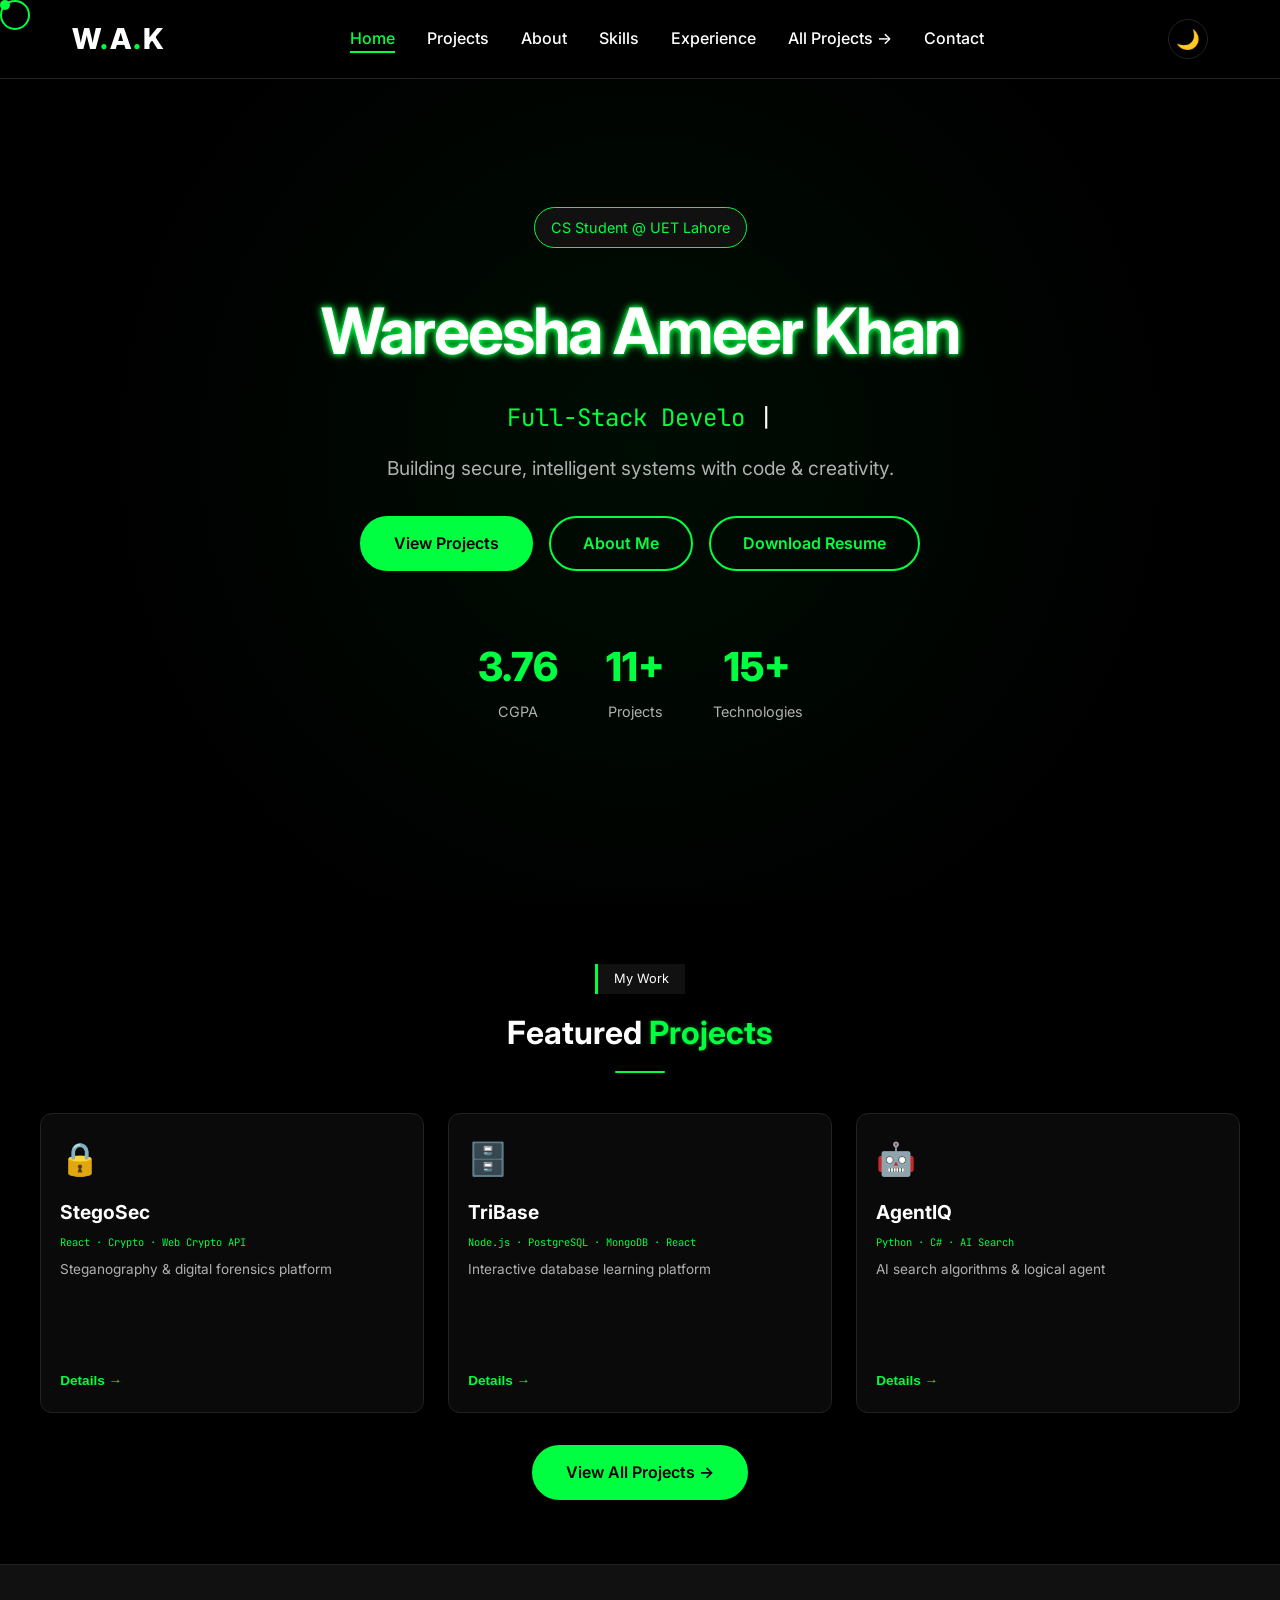
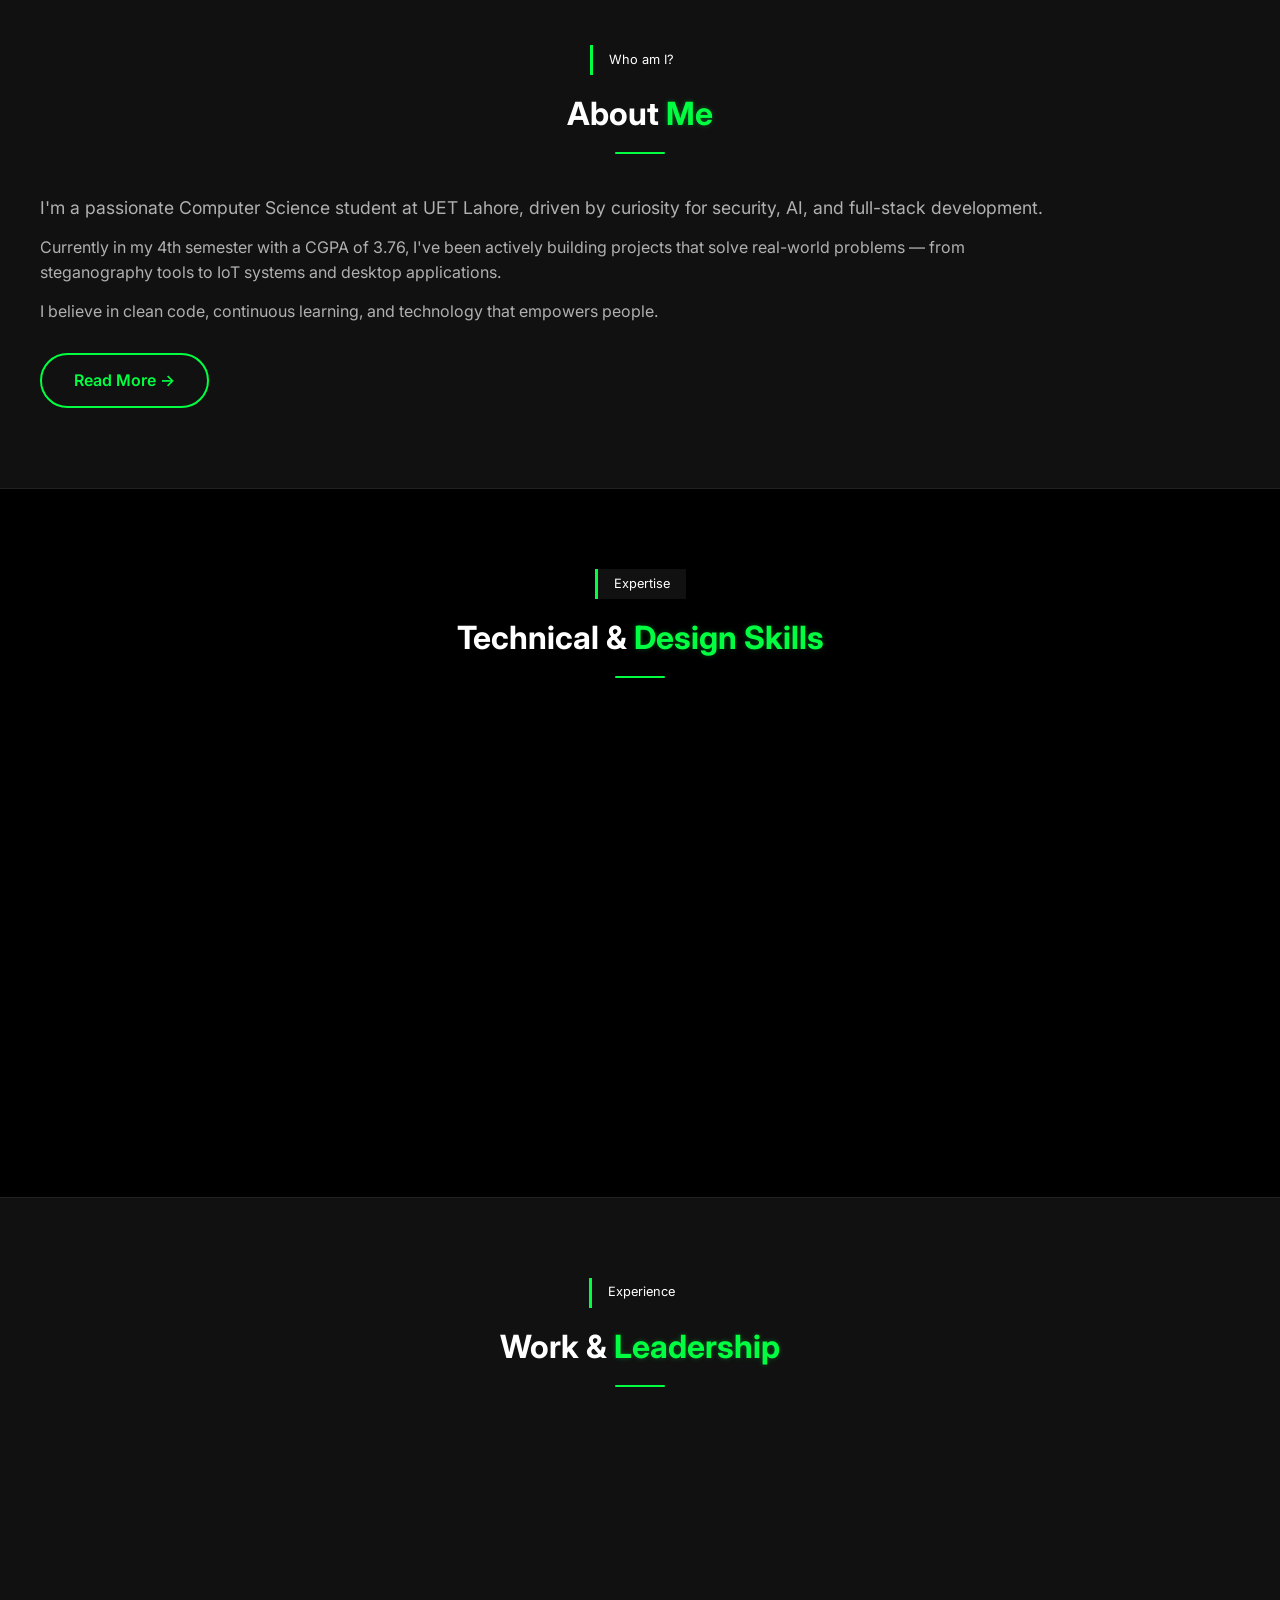
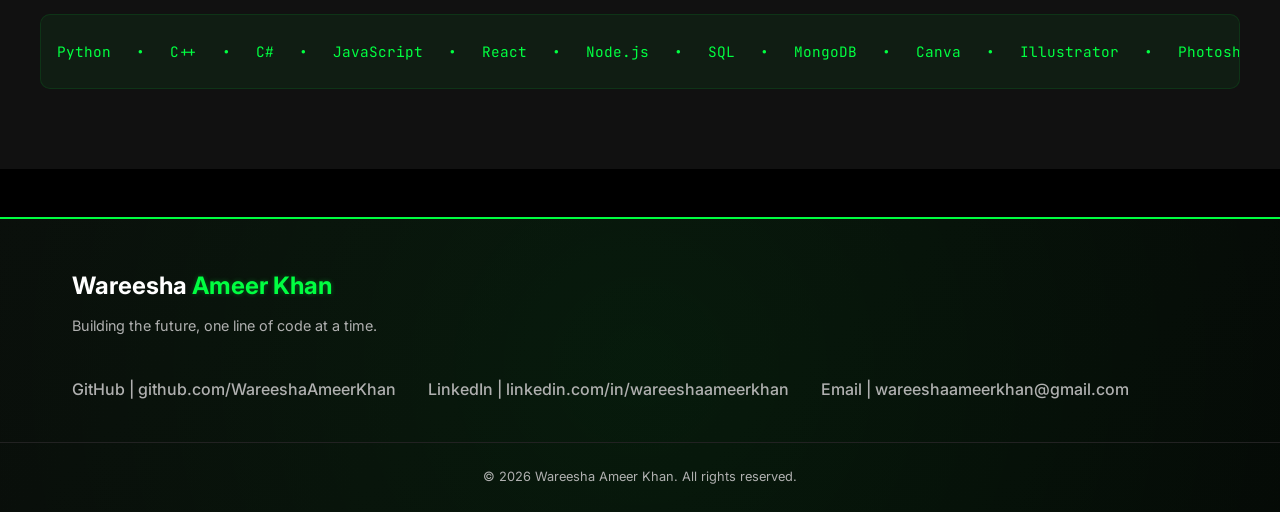
<file: index.html>
<!DOCTYPE html>
<html lang="en">
<head>
    <meta charset="UTF-8">
    <meta name="viewport" content="width=device-width, initial-scale=1.0">
    <title>Wareesha Ameer Khan | Portfolio</title>
    <link rel="stylesheet" href="css/style.css">
    <link href="https://fonts.googleapis.com/css2?family=Inter:wght@300;400;500;600;700;800&family=JetBrains+Mono:wght@400;500&display=swap" rel="stylesheet">
</head>
<body>
    <div class="cursor"></div>
    <div class="cursor-follower"></div>
    <div class="loading-bar"></div>

    <nav class="navbar">
        <div class="nav-container">
            <div class="logo">
                <a href="index.html">W<span class="neon-dot">.</span>A<span class="neon-dot">.</span>K</a>
            </div>
            <ul class="nav-links">
                <li><a href="#home" class="nav-link active">Home</a></li>
                <li><a href="#featured" class="nav-link">Projects</a></li>
                <li><a href="#about-preview" class="nav-link">About</a></li>
                <li><a href="#skills-preview" class="nav-link">Skills</a></li>
                <li><a href="#experience-preview" class="nav-link">Experience</a></li>
                <li><a href="projects.html" class="page-link">All Projects →</a></li>
                <li><a href="contact.html" class="page-link">Contact</a></li>
            </ul>
            <div class="nav-controls">
                <button class="theme-toggle" id="themeToggle">🌙</button>
                <div class="hamburger">
                    <span></span>
                    <span></span>
                    <span></span>
                </div>
            </div>
        </div>
    </nav>

    <!-- Hero Section -->
    <section id="home" class="hero">
        <div class="hero-content">
            <div class="hero-badge">CS Student @ UET Lahore</div>
            <h1 class="neon-name">Wareesha Ameer Khan</h1>
            <div class="typed-wrapper">
                <span class="typed-text"></span>
                <span class="cursor-blink">|</span>
            </div>
            <p class="hero-desc">Building secure, intelligent systems with code & creativity.</p>
            <div class="hero-buttons">
                <a href="#featured" class="btn btn-primary">View Projects</a>
                <a href="#about-preview" class="btn btn-outline">About Me</a>
                <a href="#" class="btn btn-download" id="downloadResumeBtn">
                    Download Resume
                </a>
            </div>
        </div>
        <div class="hero-stats">
            <div class="stat">
                <span class="stat-number">3.76</span>
                <span class="stat-label">CGPA</span>
            </div>
            <div class="stat">
                <span class="stat-number">11+</span>
                <span class="stat-label">Projects</span>
            </div>
            <div class="stat">
                <span class="stat-number">15+</span>
                <span class="stat-label">Technologies</span>
            </div>
        </div>
    </section>

    <!-- Featured Projects Preview -->
    <section id="featured" class="featured">
        <div class="container">
            <div class="section-header">
                <span class="section-tag">My Work</span>
                <h2>Featured <span class="neon-text">Projects</span></h2>
                <div class="underline"></div>
            </div>
            <div class="projects-grid" id="featuredGrid">
                <div class="project-card" data-project="stegosec">
                    <div class="card-inner">
                        <div class="card-front">
                            <div class="card-icon">🔒</div>
                            <h3>StegoSec</h3>
                            <p class="card-tech">React · Crypto · Web Crypto API</p>
                            <p class="card-desc">Steganography & digital forensics platform</p>
                            <button class="btn-details" data-project="stegosec">Details →</button>
                        </div>
                    </div>
                </div>
                <div class="project-card" data-project="tribase">
                    <div class="card-inner">
                        <div class="card-front">
                            <div class="card-icon">🗄️</div>
                            <h3>TriBase</h3>
                            <p class="card-tech">Node.js · PostgreSQL · MongoDB · React</p>
                            <p class="card-desc">Interactive database learning platform</p>
                            <button class="btn-details" data-project="tribase">Details →</button>
                        </div>
                    </div>
                </div>
                <div class="project-card" data-project="agentiq">
                    <div class="card-inner">
                        <div class="card-front">
                            <div class="card-icon">🤖</div>
                            <h3>AgentIQ</h3>
                            <p class="card-tech">Python · C# · AI Search</p>
                            <p class="card-desc">AI search algorithms & logical agent</p>
                            <button class="btn-details" data-project="agentiq">Details →</button>
                        </div>
                    </div>
                </div>
            </div>
            <div class="view-all">
                <a href="projects.html" class="btn btn-primary">View All Projects →</a>
            </div>
        </div>
    </section>

    <!-- About Preview -->
    <section id="about-preview" class="about-preview">
        <div class="container">
            <div class="section-header">
                <span class="section-tag">Who am I?</span>
                <h2>About <span class="neon-text">Me</span></h2>
                <div class="underline"></div>
            </div>
            <div class="about-preview-grid">
                <div class="about-preview-content">
                    <p class="about-intro-preview">I'm a passionate Computer Science student at UET Lahore, driven by curiosity for security, AI, and full-stack development.</p>
                    <p>Currently in my 4th semester with a CGPA of 3.76, I've been actively building projects that solve real-world problems — from steganography tools to IoT systems and desktop applications.</p>
                    <p>I believe in clean code, continuous learning, and technology that empowers people.</p>
                    <a href="about.html" class="btn btn-outline" style="margin-top: 1rem; display: inline-block;">Read More →</a>
                </div>
                <div class="about-preview-stats">
                    <div class="stat-circle">
                        <div class="circle-value">3.76</div>
                        <div class="circle-label">CGPA</div>
                    </div>
                    <div class="stat-circle">
                        <div class="circle-value">11+</div>
                        <div class="circle-label">Projects</div>
                    </div>
                </div>
            </div>
        </div>
    </section>

    <!-- Skills Preview -->
    <section id="skills-preview" class="skills-preview">
        <div class="container">
            <div class="section-header">
                <span class="section-tag">Expertise</span>
                <h2>Technical & <span class="neon-text">Design Skills</span></h2>
                <div class="underline"></div>
            </div>
            <div class="skills-showcase">
                <div class="skill-group">
                    <h3>💻 Languages</h3>
                    <div class="skill-pills">
                        <span>Python</span><span>C++</span><span>C#</span><span>JavaScript</span><span>SQL</span>
                    </div>
                </div>
                <div class="skill-group">
                    <h3>⚙️ Frameworks & Tools</h3>
                    <div class="skill-pills">
                        <span>React</span><span>Node.js</span><span>.NET</span><span>WinForms</span><span>Git</span>
                    </div>
                </div>
                <div class="skill-group">
                    <h3>🎨 Design</h3>
                    <div class="skill-pills">
                        <span>Canva</span><span>Adobe Illustrator</span><span>Adobe Photoshop</span>
                    </div>
                </div>
                <div class="skill-group">
                    <h3>🔐 Security Concepts</h3>
                    <div class="skill-pills">
                        <span>Cryptography</span><span>Steganography</span><span>REST APIs</span><span>IoT</span>
                    </div>
                </div>
            </div>
        </div>
    </section>

<!-- Experience Preview -->
    <section id="experience-preview" class="experience-preview">
        <div class="container">
            <div class="section-header">
                <span class="section-tag">Experience</span>
                <h2>Work & <span class="neon-text">Leadership</span></h2>
                <div class="underline"></div>
            </div>
            <div class="exp-preview-grid">
                <div class="exp-card">
                    <h3>Graphic Designer & Video Editor Intern</h3>
                    <p class="exp-company">BinAsghar Digital Marketing Agency</p>
                    <p>Designed social media content, print media, and branding materials for multiple brands.</p>
                </div>
                <div class="exp-card">
                    <h3>Lead - ACM UET Design Team</h3>
                    <p class="exp-company">ACM UET Student Chapter | May 2026 – Present</p>
                    <p>Leading design team for events and social media, ensuring brand consistency and quality.</p>
                </div>
            </div>
            
            <!-- Skills Marquee -->
            <div class="skills-marquee">
                <div class="marquee-content">
                    <span>Python</span> • <span>C++</span> • <span>C#</span> • <span>JavaScript</span> • <span>React</span> • 
                    <span>Node.js</span> • <span>SQL</span> • <span>MongoDB</span> • <span>Canva</span> • 
                    <span>Illustrator</span> • <span>Photoshop</span> • <span>Git</span>
                </div>
                <div class="marquee-content marquee-duplicate">
                    <span>Python</span> • <span>C++</span> • <span>C#</span> • <span>JavaScript</span> • <span>React</span> • 
                    <span>Node.js</span> • <span>SQL</span> • <span>MongoDB</span> • <span>Canva</span> • 
                    <span>Illustrator</span> • <span>Photoshop</span> • <span>Git</span>
                </div>
            </div>
        </div>
    </section>
    <!-- Footer -->
    <footer class="footer-neon">
        <div class="footer-neon-content">
            <div class="footer-brand">
                <h2>Wareesha <span class="neon-text">Ameer Khan</span></h2>
                <p>Building the future, one line of code at a time.</p>
            </div>
            <div class="footer-neon-links">
                <a href="https://github.com/WareeshaAmeerKhan" target="_blank" class="neon-link">GitHub | github.com/WareeshaAmeerKhan</a>
                <a href="https://www.linkedin.com/in/wareeshaameerkhan" target="_blank" class="neon-link">LinkedIn | linkedin.com/in/wareeshaameerkhan</a>
                <a href="mailto:wareeshaameerkhan@gmail.com" class="neon-link">Email | wareeshaameerkhan@gmail.com</a>
            </div>
        </div>
        <div class="footer-neon-bottom">
            <p>© 2026 Wareesha Ameer Khan. All rights reserved.</p>
        </div>
        <div class="footer-glow"></div>
    </footer>

    <!-- Modal -->
    <div class="modal" id="projectModal">
        <div class="modal-content">
            <span class="modal-close">&times;</span>
            <div class="modal-body">
                <h2 id="modalTitle">Project Title</h2>
                <div class="modal-tech" id="modalTech"></div>
                <p id="modalDesc"></p>
                <div class="modal-role" id="modalRole"></div>
                <a href="https://www.github.com/WareeshaAmeerKhan" id="modalLink" class="btn btn-primary" target="_blank">View on GitHub →</a>
            </div>
        </div>
    </div>

    <script src="js/main.js"></script>
    <script>
        // Download Resume functionality
        document.getElementById('downloadResumeBtn').addEventListener('click', function(e) {
            e.preventDefault();
            
            // Create a temporary link to trigger download
            const link = document.createElement('a');
            link.href = 'assets/WareeshaAmeerKhan-Resume.pdf';
            link.download = 'WareeshaAmeerKhan-Resume.pdf';
            document.body.appendChild(link);
            link.click();
            document.body.removeChild(link);
        });
    </script>
</body>
</html>
</file>
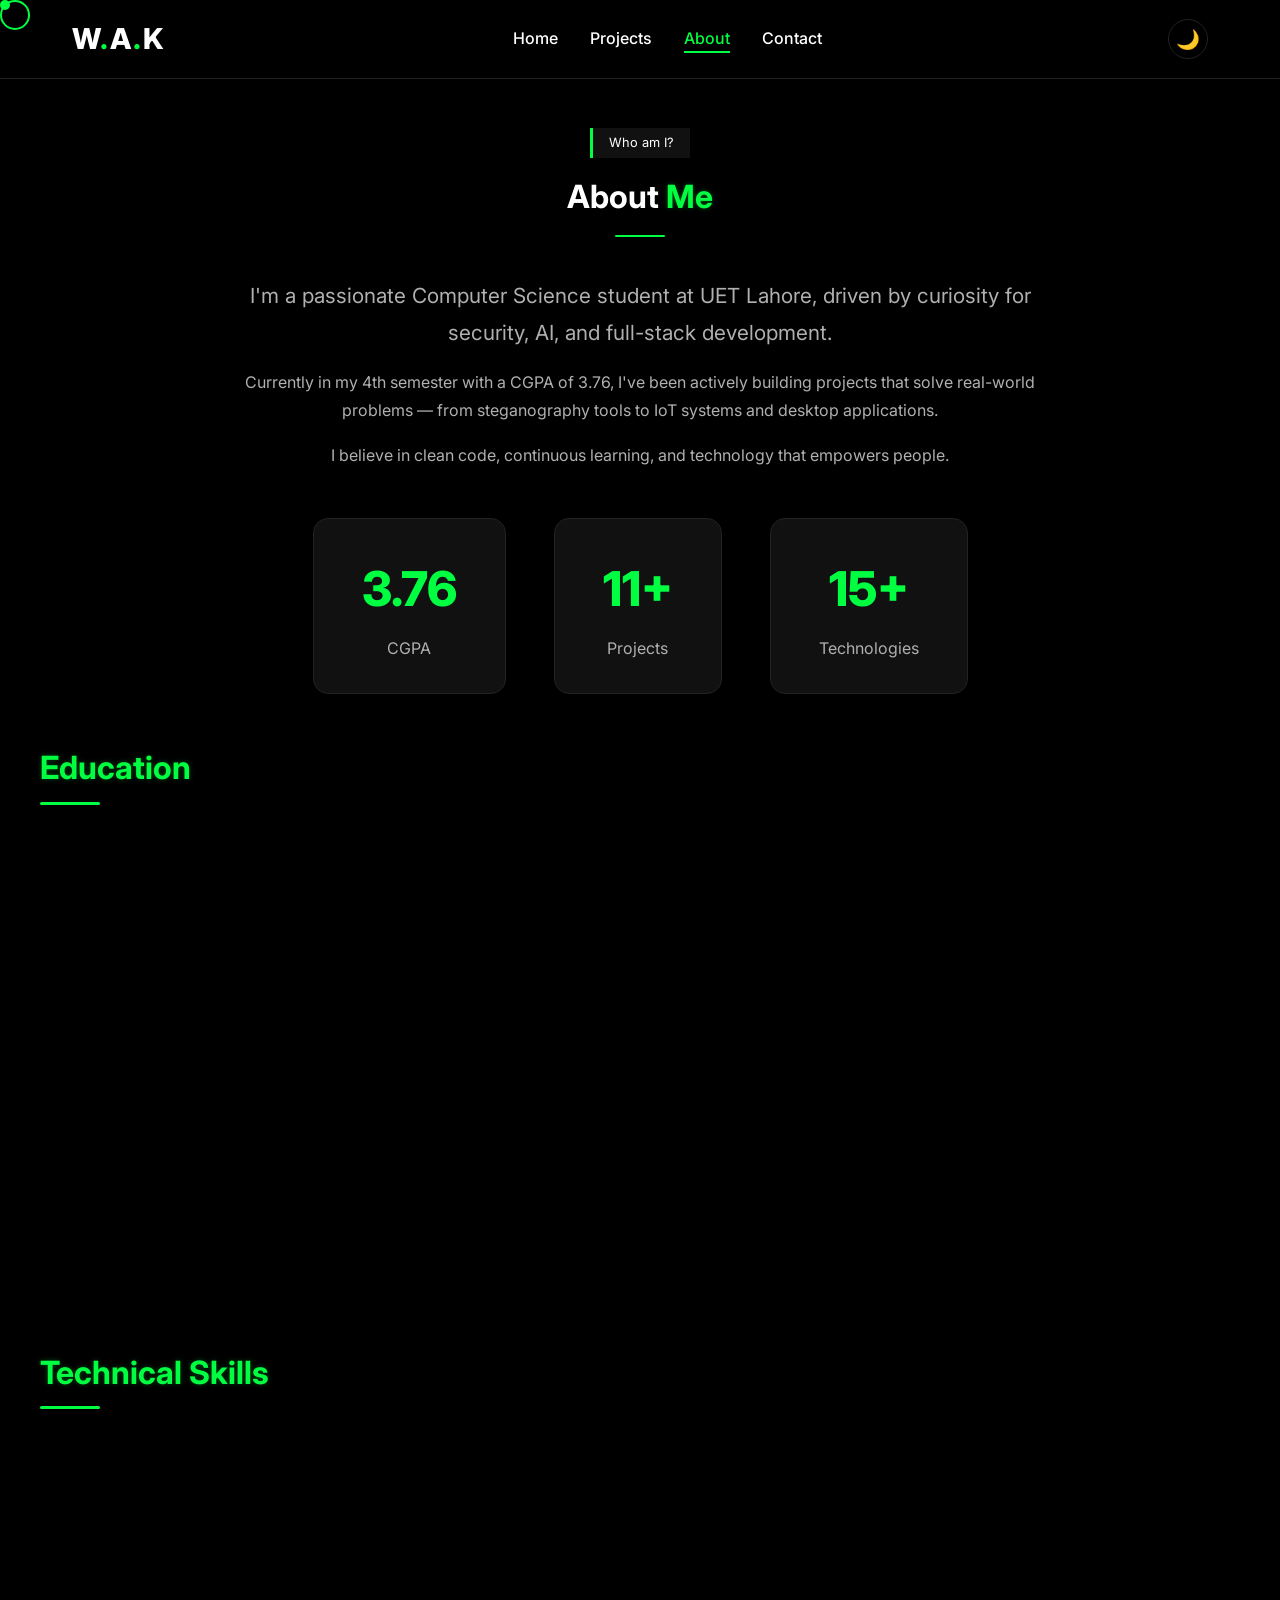
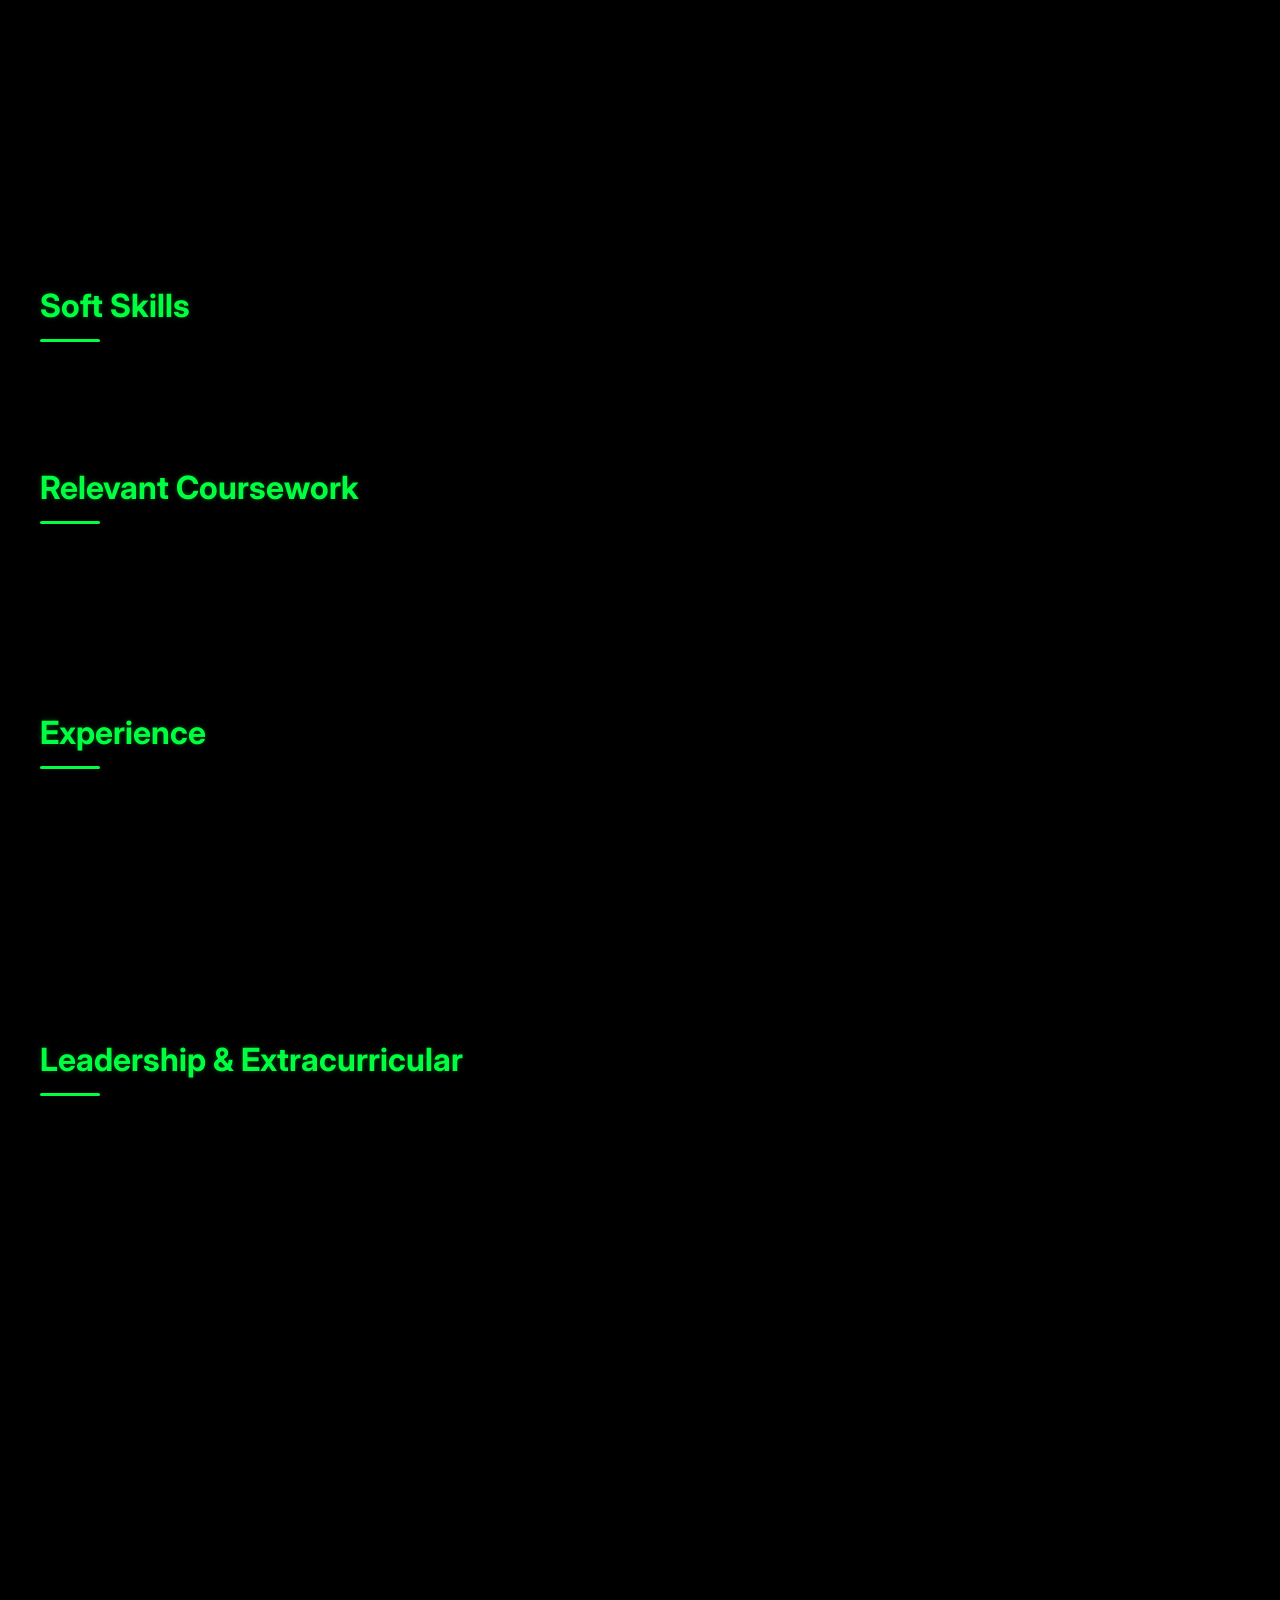
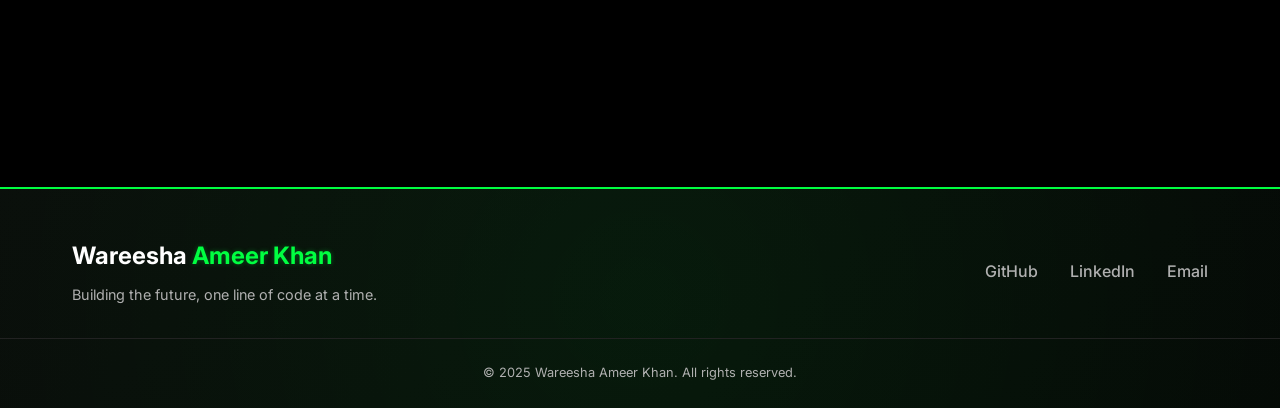
<file: about.html>
<!DOCTYPE html>
<html lang="en">
<head>
    <meta charset="UTF-8">
    <meta name="viewport" content="width=device-width, initial-scale=1.0">
    <title>About | Wareesha Ameer Khan</title>
    <link rel="stylesheet" href="css/style.css">
    <link href="https://fonts.googleapis.com/css2?family=Inter:wght@300;400;500;600;700;800&family=JetBrains+Mono:wght@400;500&display=swap" rel="stylesheet">
</head>
<body>
    <div class="cursor"></div>
    <div class="cursor-follower"></div>
    <div class="loading-bar"></div>

    <nav class="navbar">
        <div class="nav-container">
            <div class="logo">
                <a href="index.html">W<span class="neon-dot">.</span>A<span class="neon-dot">.</span>K</a>
            </div>
            <ul class="nav-links">
                <li><a href="index.html">Home</a></li>
                <li><a href="projects.html">Projects</a></li>
                <li><a href="about.html" class="active">About</a></li>
                <li><a href="contact.html">Contact</a></li>
            </ul>
            <div class="nav-controls">
                <button class="theme-toggle" id="themeToggle">🌙</button>
                <div class="hamburger">
                    <span></span>
                    <span></span>
                    <span></span>
                </div>
            </div>
        </div>
    </nav>

    <main class="about-page">
        <div class="container">
            <div class="about-hero">
                <div class="section-header">
                    <span class="section-tag">Who am I?</span>
                    <h1>About <span class="neon-text">Me</span></h1>
                    <div class="underline"></div>
                </div>
                <div class="about-intro-box">
                    <p class="about-intro">I'm a passionate Computer Science student at UET Lahore, driven by curiosity for security, AI, and full-stack development.</p>
                    <p>Currently in my 4th semester with a CGPA of 3.76, I've been actively building projects that solve real-world problems — from steganography tools to IoT systems and desktop applications.</p>
                    <p>I believe in clean code, continuous learning, and technology that empowers people.</p>
                </div>
            </div>

            <div class="about-stats-grid">
                <div class="stat-card-large">
                    <div class="stat-number-large">3.76</div>
                    <div class="stat-label-large">CGPA</div>
                </div>
                <div class="stat-card-large">
                    <div class="stat-number-large">11+</div>
                    <div class="stat-label-large">Projects</div>
                </div>
                <div class="stat-card-large">
                    <div class="stat-number-large">15+</div>
                    <div class="stat-label-large">Technologies</div>
                </div>
            </div>

            <div class="education-section">
                <h2><span class="neon-text">Education</span></h2>
                <div class="underline left"></div>
                <div class="timeline">
                    <div class="timeline-item">
                        <div class="timeline-year">2024 - present</div>
                        <div class="timeline-content">
                            <h3>University of Engineering & Technology</h3>
                            <p class="timeline-detail">Bachelor of Science in Computer Science (BSCS)</p>
                            <p class="timeline-grade">CGPA: 3.761/4.00 (Currently in 4th Semester)</p>
                        </div>
                    </div>
                    <div class="timeline-item">
                        <div class="timeline-year">2022 - 2024</div>
                        <div class="timeline-content">
                            <h3>Punjab College</h3>
                            <p class="timeline-detail">Intermediate in Computer Science (ICS)</p>
                            <p class="timeline-grade">Marks: 1048/1200 (87.33%)</p>
                        </div>
                    </div>
                    <div class="timeline-item">
                        <div class="timeline-year">2020 - 2022</div>
                        <div class="timeline-content">
                            <h3>Govt. Yasmin Islamia Girls High School</h3>
                            <p class="timeline-detail">Matriculation (Science)</p>
                            <p class="timeline-grade">Marks: 107/1100 (92.45%)</p>
                        </div>
                    </div>
                </div>
            </div>

            <div class="skills-section">
                <h2><span class="neon-text">Technical Skills</span></h2>
                <div class="underline left"></div>
                <div class="skills-grid-about">
                    <div class="skill-category">
                        <h3>💻 Programming Languages</h3>
                        <div class="skill-tags">
                            <span>Python</span><span>C</span><span>C++</span><span>C#</span>
                            <span>HTML/CSS</span><span>JavaScript</span><span>SQL</span>
                        </div>
                    </div>
                    <div class="skill-category">
                        <h3>⚙️ Frameworks & Tools</h3>
                        <div class="skill-tags">
                            <span>React</span><span>Node.js</span><span>.NET Framework</span>
                            <span>WinForms</span><span>Git/GitHub</span><span>WordPress</span>
                        </div>
                    </div>
                    <div class="skill-category">
                        <h3>🎨 Design Skills</h3>
                        <div class="skill-tags">
                            <span>Canva</span><span>Adobe Illustrator</span><span>Adobe Photoshop</span>
                        </div>
                    </div>
                    <div class="skill-category">
                        <h3>🔐 Security & Concepts</h3>
                        <div class="skill-tags">
                            <span>Applied Cryptography</span><span>OOP</span><span>DSA</span>
                            <span>AI Search</span><span>IoT</span><span>REST APIs</span>
                        </div>
                    </div>
                </div>
            </div>

            <div class="soft-skills-section">
                <h2><span class="neon-text">Soft Skills</span></h2>
                <div class="underline left"></div>
                <div class="soft-skills-grid">
                    <span>Problem Solving</span><span>Teamwork</span><span>Communication</span>
                    <span>Leadership</span><span>Time Management</span><span>Critical Thinking</span>
                </div>
            </div>

            <div class="coursework-section">
                <h2><span class="neon-text">Relevant Coursework</span></h2>
                <div class="underline left"></div>
                <div class="coursework-grid">
                    <span>Object Oriented Programming</span><span>Data Structures & Algorithms</span>
                    <span>Database Systems</span><span>Software Engineering</span>
                    <span>Computer Networks</span><span>Discrete Structures</span>
                    <span>Artificial Intelligence</span><span>Information Security</span>
                </div>
            </div>

            <div class="experience-section">
                <h2><span class="neon-text">Experience</span></h2>
                <div class="underline left"></div>
                <div class="experience-card">
                    <h3>Graphic Designer & Video Editor Intern</h3>
                    <p class="exp-date">BinAsghar Digital Marketing Agency | Dec 2025 - Mar 2026</p>
                    <p>Designed social media content, print media (standees, vouchers, branding material) and performed basic video editing for digital content. Delivered design work for multiple brands including Pakeeza Products, Aroma Signature, Zabbi Homes, Syrrab Interiors, & Bin Asghar.</p>
                </div>
            </div>

            <!-- Updated Leadership Section -->
            <div class="leadership-section">
                <h2><span class="neon-text">Leadership & Extracurricular</span></h2>
                <div class="underline left"></div>
                
                <!-- Current Role - Lead -->
                <div class="leadership-card">
                    <div class="leadership-header">
                        <h3>Lead - ACM UET Student Chapter Design Team</h3>
                        <p class="leadership-date">May 2026 – Present</p>
                    </div>
                    <ul class="leadership-list">
                        <li>Leading design team for creating visual content for events and social media while ensuring brand consistency and quality.</li>
                        <li>Coordinating with team members to manage deadlines and deliver project requirements efficiently.</li>
                    </ul>
                </div>
                
                <!-- Previous Role - Ex Co-Lead -->
                <div class="leadership-card">
                    <div class="leadership-header">
                        <h3>Ex Co-Lead - ACM UET Student Chapter Design Team</h3>
                        <p class="leadership-date">February 2024 – May 2026</p>
                    </div>
                    <ul class="leadership-list">
                        <li>Coordinated with lead & team members to manage deadlines and deliver visual content for events and social media.</li>
                    </ul>
                </div>
                
                <!-- ITEC Role -->
                <div class="leadership-card">
                    <h3>ITEC CS Department - UET Lahore</h3>
                    <p class="leadership-date">2025</p>
                    <p>Contributed to event planning and coordination as part of the ITEC management team.</p>
                </div>
            </div>
        </div>
    </main>

    <footer class="footer-neon">
        <div class="footer-neon-content">
            <div class="footer-brand">
                <h2>Wareesha <span class="neon-text">Ameer Khan</span></h2>
                <p>Building the future, one line of code at a time.</p>
            </div>
            <div class="footer-neon-links">
                <a href="https://github.com/WareeshaAmeerKhan" target="_blank" class="neon-link">GitHub</a>
                <a href="#" class="neon-link">LinkedIn</a>
                <a href="mailto:wareesha@example.com" class="neon-link">Email</a>
            </div>
        </div>
        <div class="footer-neon-bottom">
            <p>© 2025 Wareesha Ameer Khan. All rights reserved.</p>
        </div>
        <div class="footer-glow"></div>
    </footer>

    <script src="js/main.js"></script>
</body>
</html>
</file>
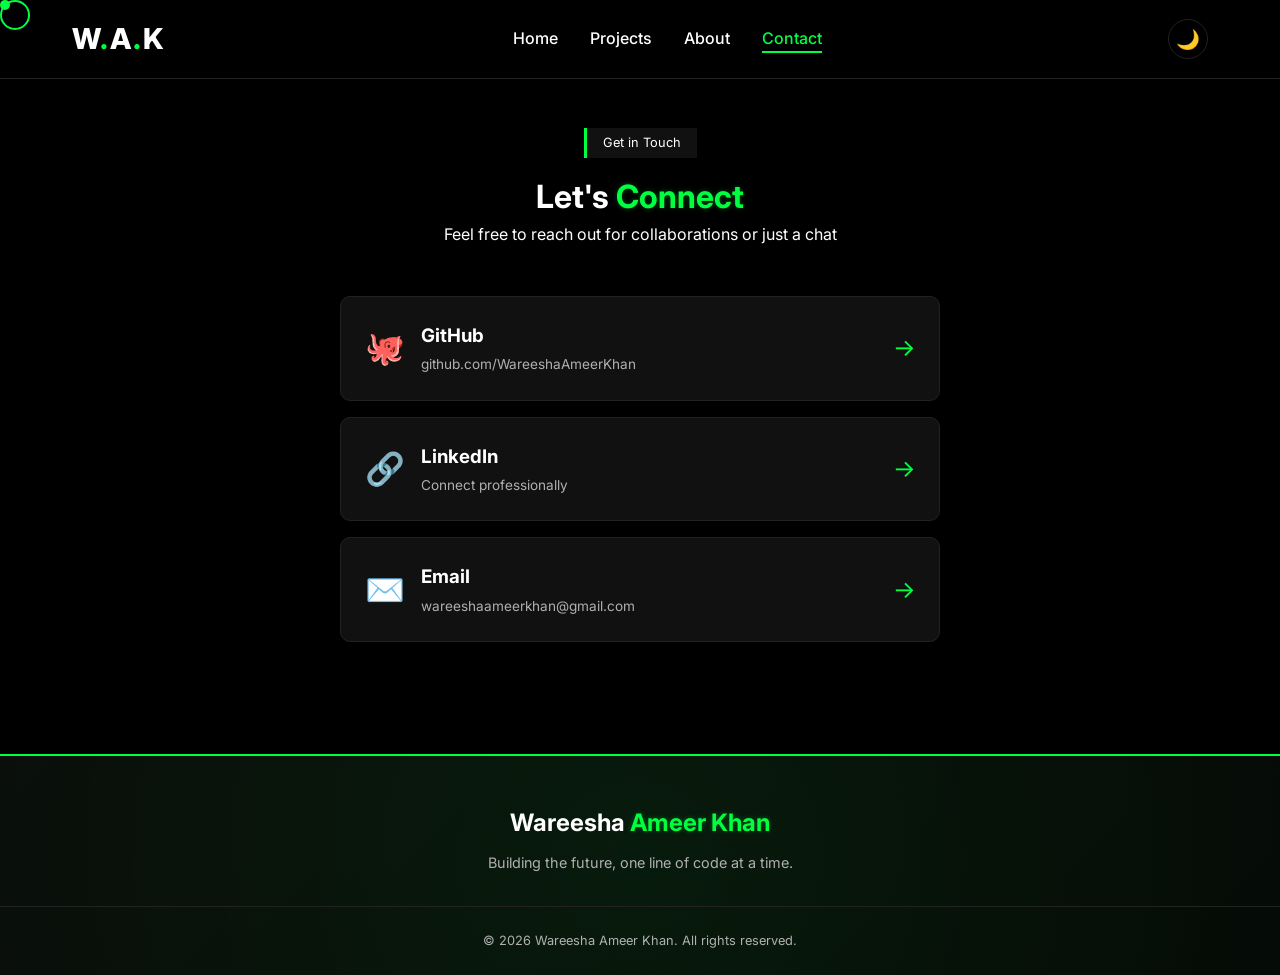
<file: contact.html>
<!DOCTYPE html>
<html lang="en">
<head>
    <meta charset="UTF-8">
    <meta name="viewport" content="width=device-width, initial-scale=1.0">
    <title>Contact | Wareesha Ameer Khan</title>
    <link rel="stylesheet" href="css/style.css">
    <link href="https://fonts.googleapis.com/css2?family=Inter:wght@300;400;500;600;700;800&family=JetBrains+Mono:wght@400;500&display=swap" rel="stylesheet">
</head>
<body class="contact-page-body">
    <div class="cursor"></div>
    <div class="cursor-follower"></div>
    <div class="loading-bar"></div>

    <nav class="navbar">
        <div class="nav-container">
            <div class="logo">
                <a href="index.html">W<span class="neon-dot">.</span>A<span class="neon-dot">.</span>K</a>
            </div>
            <ul class="nav-links">
                <li><a href="index.html">Home</a></li>
                <li><a href="projects.html">Projects</a></li>
                <li><a href="about.html">About</a></li>
                <li><a href="contact.html" class="active">Contact</a></li>
            </ul>
            <div class="nav-controls">
                <button class="theme-toggle" id="themeToggle">🌙</button>
                <div class="hamburger">
                    <span></span>
                    <span></span>
                    <span></span>
                </div>
            </div>
        </div>
    </nav>

    <main class="contact-page">
        <div class="container">
            <div class="contact-wrapper">
                <div class="contact-header">
                    <span class="section-tag">Get in Touch</span>
                    <h1>Let's <span class="neon-text">Connect</span></h1>
                    <p>Feel free to reach out for collaborations or just a chat</p>
                </div>
                
                <div class="linktree">
                    <a href="https://github.com/WareeshaAmeerKhan" target="_blank" class="linktree-item">
                        <div class="linktree-icon">🐙</div>
                        <div class="linktree-info">
                            <h3>GitHub</h3>
                            <p>github.com/WareeshaAmeerKhan</p>
                        </div>
                        <span class="linktree-arrow">→</span>
                    </a>
                    
                    <a href="https://www.linkedin.com/in/wareeshaameerkhan/" target="_blank" class="linktree-item">
                        <div class="linktree-icon">🔗</div>
                        <div class="linktree-info">
                            <h3>LinkedIn</h3>
                            <p>Connect professionally</p>
                        </div>
                        <span class="linktree-arrow">→</span>
                    </a>
                    
                    <a href="mailto:wareeshaameerkhan@gmail.com" class="linktree-item">
                        <div class="linktree-icon">✉️</div>
                        <div class="linktree-info">
                            <h3>Email</h3>
                            <p>wareeshaameerkhan@gmail.com</p>
                        </div>
                        <span class="linktree-arrow">→</span>
                    </a>
                </div>
            </div>
        </div>
    </main>

    <footer class="footer-neon">
        <div class="footer-neon-content">
            <div class="footer-brand">
                <h2>Wareesha <span class="neon-text">Ameer Khan</span></h2>
                <p>Building the future, one line of code at a time.</p>
            </div>
            <div class="footer-neon-links">
                <a href="https://github.com/WareeshaAmeerKhan" target="_blank" class="neon-link">GitHub | github.com/WareeshaAmeerKhan</a>
                <a href="https://www.linkedin.com/in/wareeshaameerkhan" target="_blank" class="neon-link">LinkedIn | linkedin.com/in/wareeshaameerkhan</a>
                <a href="mailto:wareeshaameerkhan@gmail.com" class="neon-link">Email | wareeshaameerkhan@gmail.com</a>
            </div>
        </div>
        <div class="footer-neon-bottom">
            <p>© 2026 Wareesha Ameer Khan. All rights reserved.</p>
        </div>
        <div class="footer-glow"></div>
    </footer>

    <script src="js/main.js"></script>
</body>
</html>
</file>
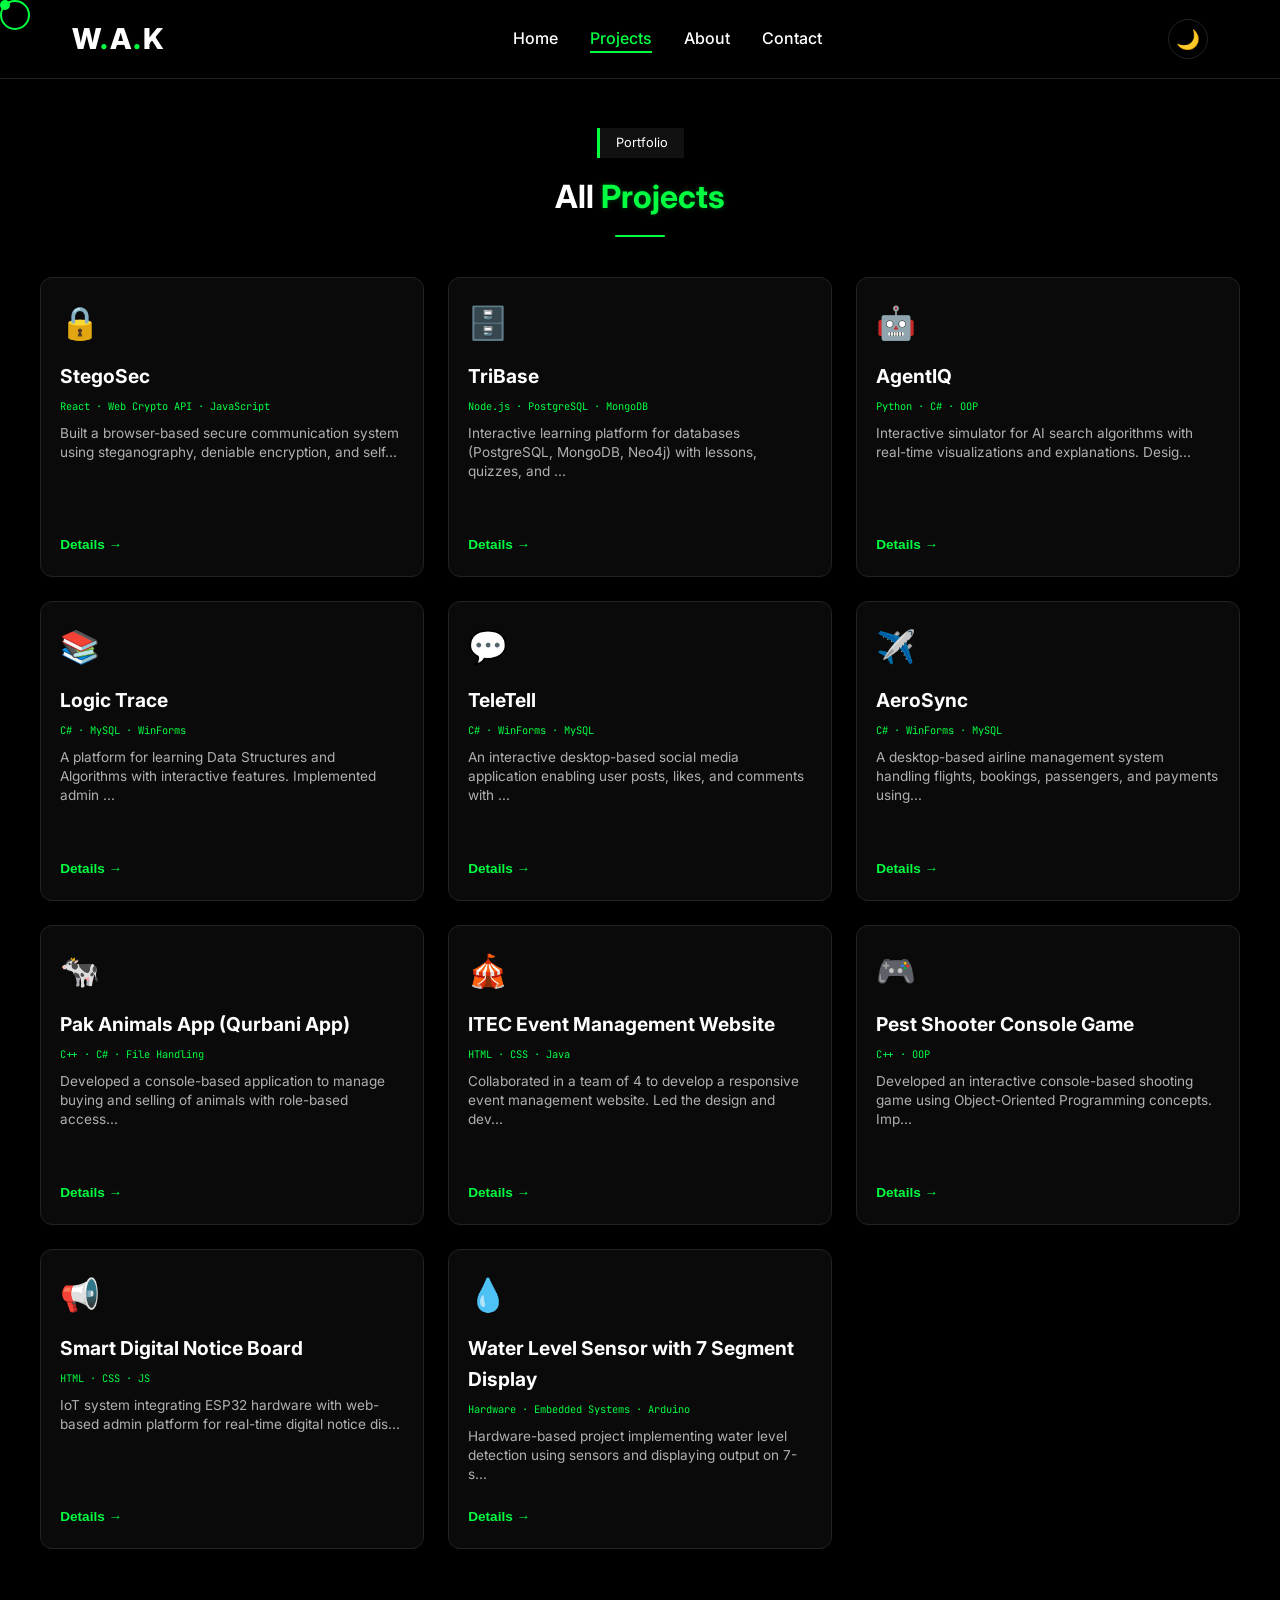
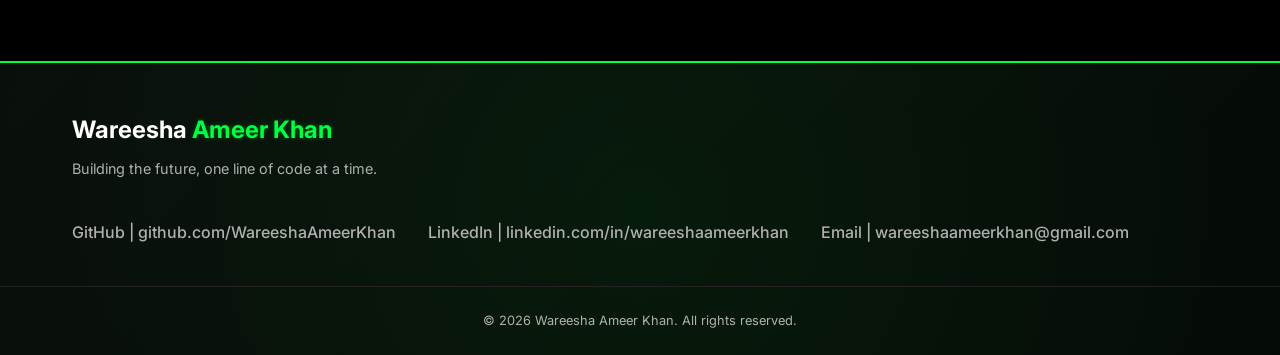
<file: projects.html>
<!DOCTYPE html>
<html lang="en">
<head>
    <meta charset="UTF-8">
    <meta name="viewport" content="width=device-width, initial-scale=1.0">
    <title>All Projects | Wareesha Ameer Khan</title>
    <link rel="stylesheet" href="css/style.css">
    <link href="https://fonts.googleapis.com/css2?family=Inter:wght@300;400;500;600;700;800&family=JetBrains+Mono:wght@400;500&display=swap" rel="stylesheet">
</head>
<body>
    <div class="cursor"></div>
    <div class="cursor-follower"></div>
    <div class="loading-bar"></div>

    <nav class="navbar">
        <div class="nav-container">
            <div class="logo">
                <a href="index.html">W<span class="neon-dot">.</span>A<span class="neon-dot">.</span>K</a>
            </div>
            <ul class="nav-links">
                <li><a href="index.html">Home</a></li>
                <li><a href="projects.html" class="active">Projects</a></li>
                <li><a href="about.html">About</a></li>
                <li><a href="contact.html">Contact</a></li>
            </ul>
            <div class="nav-controls">
                <button class="theme-toggle" id="themeToggle">🌙</button>
                <div class="hamburger">
                    <span></span>
                    <span></span>
                    <span></span>
                </div>
            </div>
        </div>
    </nav>

    <main class="projects-page">
        <div class="container">
            <div class="section-header">
                <span class="section-tag">Portfolio</span>
                <h1>All <span class="neon-text">Projects</span></h1>
                <div class="underline"></div>
            </div>
            <div class="projects-grid" id="allProjectsGrid"></div>
        </div>
    </main>

    <footer class="footer-neon">
        <div class="footer-neon-content">
            <div class="footer-brand">
                <h2>Wareesha <span class="neon-text">Ameer Khan</span></h2>
                <p>Building the future, one line of code at a time.</p>
            </div>
            <div class="footer-neon-links">
                <a href="https://github.com/WareeshaAmeerKhan" target="_blank" class="neon-link">GitHub | github.com/WareeshaAmeerKhan</a>
                <a href="https://www.linkedin.com/in/wareeshaameerkhan" target="_blank" class="neon-link">LinkedIn | linkedin.com/in/wareeshaameerkhan</a>
                <a href="mailto:wareeshaameerkhan@gmail.com" class="neon-link">Email | wareeshaameerkhan@gmail.com</a>
            </div>
        </div>
        <div class="footer-neon-bottom">
            <p>© 2026 Wareesha Ameer Khan. All rights reserved.</p>
        </div>
        <div class="footer-glow"></div>
    </footer>

    <div class="modal" id="projectModal">
        <div class="modal-content">
            <span class="modal-close">&times;</span>
            <div class="modal-body">
                <h2 id="modalTitle">Project Title</h2>
                <div class="modal-tech" id="modalTech"></div>
                <p id="modalDesc"></p>
                <div class="modal-role" id="modalRole"></div>
                <a href="https://github.com/WareeshaAmeerKhan" id="modalLink" class="btn btn-primary" target="_blank">View on GitHub →</a>
            </div>
        </div>
    </div>

    <script src="js/main.js"></script>
</body>
</html>
</file>
<file: css/style.css>
:root {
    --bg-primary: #000000;
    --bg-surface: #0A0A0A;
    --bg-elevated: #111111;
    --text-primary: #FFFFFF;
    --text-secondary: #B0B0B0;
    --accent-primary: #00FF41;
    --accent-secondary: #008F1C;
    --border-color: #222222;
    --card-bg: #0A0A0A;
    --shadow: 0 10px 30px -15px rgba(0, 255, 65, 0.1);
}

.light-mode {
    --bg-primary: #F5F5F5;
    --bg-surface: #FFFFFF;
    --bg-elevated: #FAFAFA;
    --text-primary: #111111;
    --text-secondary: #555555;
    --accent-primary: #008F1C;
    --accent-secondary: #00FF41;
    --border-color: #DDDDDD;
    --card-bg: #FFFFFF;
    --shadow: 0 10px 30px -15px rgba(0, 0, 0, 0.1);
}

* {
    margin: 0;
    padding: 0;
    box-sizing: border-box;
}

html {
    scroll-behavior: smooth;
    scroll-padding-top: 80px;
}

body {
    font-family: 'Inter', sans-serif;
    background: var(--bg-primary);
    color: var(--text-primary);
    line-height: 1.6;
    transition: background 0.3s ease, color 0.3s ease;
    overflow-x: hidden;
}

/* Force hide custom cursor on all touch devices */
@media (max-width: 768px), (pointer: coarse), (hover: none) {
    .cursor, 
    .cursor-follower,
    .cursor *,
    .cursor-follower * {
        display: none !important;
        opacity: 0 !important;
        visibility: hidden !important;
        width: 0 !important;
        height: 0 !important;
        background: transparent !important;
    }
    
    body {
        cursor: auto !important;
    }
    
    a, button, .btn, .btn-details, .nav-links a {
        cursor: pointer !important;
    }
}

/* Custom Cursor - Desktop only */
.cursor {
    width: 10px;
    height: 10px;
    background: var(--accent-primary);
    border-radius: 50%;
    position: fixed;
    pointer-events: none;
    z-index: 9999;
    transition: transform 0.1s ease;
}

.cursor-follower {
    width: 30px;
    height: 30px;
    border: 2px solid var(--accent-primary);
    border-radius: 50%;
    position: fixed;
    pointer-events: none;
    z-index: 9998;
    transition: 0.15s ease;
}

/* Loading Bar */
.loading-bar {
    position: fixed;
    top: 0;
    left: 0;
    width: 0%;
    height: 3px;
    background: var(--accent-primary);
    z-index: 10000;
    transition: width 0.3s ease;
}

/* Navbar */
.navbar {
    position: fixed;
    top: 0;
    width: 100%;
    background: rgba(0, 0, 0, 0.95);
    backdrop-filter: blur(10px);
    z-index: 1000;
    border-bottom: 1px solid var(--border-color);
    transition: all 0.3s ease;
}

.light-mode .navbar {
    background: rgba(245, 245, 245, 0.95);
}

.nav-container {
    max-width: 1200px;
    margin: 0 auto;
    padding: 1rem 2rem;
    display: flex;
    justify-content: space-between;
    align-items: center;
}

.logo a {
    font-size: 1.8rem;
    font-weight: 800;
    color: var(--text-primary);
    text-decoration: none;
    letter-spacing: 2px;
}

.neon-dot {
    color: var(--accent-primary);
}

.nav-links {
    display: flex;
    gap: 2rem;
    list-style: none;
}

.nav-links a {
    color: var(--text-primary);
    text-decoration: none;
    font-weight: 500;
    transition: color 0.3s ease;
    position: relative;
}

.nav-links a::after {
    content: '';
    position: absolute;
    bottom: -5px;
    left: 0;
    width: 0%;
    height: 2px;
    background: var(--accent-primary);
    transition: width 0.3s ease;
}

.nav-links a:hover::after,
.nav-links a.active::after {
    width: 100%;
}

.nav-links a:hover,
.nav-links a.active {
    color: var(--accent-primary);
}

.nav-controls {
    display: flex;
    gap: 1rem;
    align-items: center;
}

.theme-toggle {
    background: transparent;
    border: 1px solid var(--border-color);
    border-radius: 50%;
    width: 40px;
    height: 40px;
    cursor: pointer;
    font-size: 1.2rem;
    transition: all 0.3s ease;
    color: var(--text-primary);
}

.theme-toggle:hover {
    border-color: var(--accent-primary);
    transform: scale(1.1);
}

.hamburger {
    display: none;
    flex-direction: column;
    gap: 5px;
    cursor: pointer;
}

.hamburger span {
    width: 25px;
    height: 2px;
    background: var(--text-primary);
    transition: 0.3s ease;
}

/* Hero Section */
.hero {
    min-height: 100vh;
    display: flex;
    flex-direction: column;
    justify-content: center;
    align-items: center;
    padding: 6rem 2rem 4rem;
    position: relative;
    overflow: hidden;
}

.hero::before {
    content: '';
    position: absolute;
    top: 0;
    left: 0;
    right: 0;
    bottom: 0;
    background: radial-gradient(circle at 50% 50%, rgba(0, 255, 65, 0.05) 0%, transparent 70%);
    pointer-events: none;
}

.hero-content {
    text-align: center;
    max-width: 800px;
    z-index: 1;
}

.hero-badge {
    display: inline-block;
    padding: 0.5rem 1rem;
    background: var(--bg-elevated);
    border: 1px solid var(--accent-primary);
    border-radius: 50px;
    font-size: 0.9rem;
    margin-bottom: 2rem;
    color: var(--accent-primary);
}

.neon-name {
    font-size: 4rem;
    margin-bottom: 1rem;
    letter-spacing: -2px;
    color: var(--text-primary);
    text-shadow: 0 0 5px var(--accent-primary), 0 0 10px var(--accent-primary);
    animation: neonPulse 2s ease-in-out infinite;
}

@keyframes neonPulse {
    0%, 100% {
        text-shadow: 0 0 5px var(--accent-primary), 0 0 10px var(--accent-primary);
    }
    50% {
        text-shadow: 0 0 10px var(--accent-primary), 0 0 20px var(--accent-primary), 0 0 30px var(--accent-primary);
    }
}

.typed-wrapper {
    font-size: 1.5rem;
    margin-bottom: 1rem;
    font-family: 'JetBrains Mono', monospace;
}

.typed-text {
    color: var(--accent-primary);
}

.cursor-blink {
    animation: blink 1s infinite;
}

@keyframes blink {
    0%, 50% { opacity: 1; }
    51%, 100% { opacity: 0; }
}

.hero-desc {
    font-size: 1.2rem;
    color: var(--text-secondary);
    margin-bottom: 2rem;
}

.hero-buttons {
    display: flex;
    gap: 1rem;
    justify-content: center;
    flex-wrap: wrap;
}

.btn {
    padding: 0.8rem 2rem;
    border-radius: 50px;
    text-decoration: none;
    font-weight: 600;
    transition: all 0.3s ease;
    display: inline-block;
    cursor: pointer;
    border: none;
    font-family: inherit;
}

.btn-primary {
    background: var(--accent-primary);
    color: #000000;
    border: 2px solid var(--accent-primary);
}

.btn-primary:hover {
    transform: translateY(-3px);
    box-shadow: 0 0 20px var(--accent-primary);
}

.btn-outline {
    border: 2px solid var(--accent-primary);
    color: var(--accent-primary);
    background: transparent;
}

.btn-outline:hover {
    background: var(--accent-primary);
    color: #000000;
    transform: translateY(-3px);
}

.btn-download {
    background: transparent;
    color: var(--accent-primary);
    border: 2px solid var(--accent-primary);
    position: relative;
    overflow: hidden;
    transition: all 0.3s ease;
}

.btn-download:hover {
    background: var(--accent-primary);
    color: #000000;
    transform: translateY(-3px);
    box-shadow: 0 0 20px var(--accent-primary);
}

.btn-download::before {
    content: '';
    position: absolute;
    top: 0;
    left: -100%;
    width: 100%;
    height: 100%;
    background: linear-gradient(90deg, transparent, rgba(255, 255, 255, 0.2), transparent);
    transition: left 0.5s ease;
}

.btn-download:hover::before {
    left: 100%;
}

.hero-stats {
    display: flex;
    gap: 3rem;
    margin-top: 4rem;
    z-index: 1;
}

.stat {
    text-align: center;
}

.stat-number {
    font-size: 2.5rem;
    font-weight: 800;
    color: var(--accent-primary);
    display: block;
}

.stat-label {
    color: var(--text-secondary);
    font-size: 0.9rem;
}

/* Section Header */
.section-header {
    text-align: center;
    margin-bottom: 2.5rem;
}

.section-tag {
    display: inline-block;
    padding: 0.3rem 1rem;
    background: var(--bg-elevated);
    border-left: 3px solid var(--accent-primary);
    font-size: 0.8rem;
    margin-bottom: 0.8rem;
}

.section-header h1,
.section-header h2 {
    font-size: 2rem;
    margin-bottom: 0.3rem;
}

.underline {
    width: 50px;
    height: 2px;
    background: var(--accent-primary);
    margin: 0.8rem auto 0;
    border-radius: 3px;
}

.underline.left {
    margin: 0.5rem 0 1.5rem 0;
    width: 60px;
    height: 3px;
    background: var(--accent-primary);
    border-radius: 3px;
}

.neon-text {
    color: var(--accent-primary);
    text-shadow: 0 0 5px rgba(0, 255, 65, 0.3);
}

/* Section Separators */
.featured {
    padding: 4rem 2rem;
    min-height: auto;
    background: var(--bg-primary);
}

.about-preview {
    padding: 5rem 2rem;
    background: var(--bg-elevated);
    min-height: auto;
    border-top: 1px solid var(--border-color);
    border-bottom: 1px solid var(--border-color);
}

/* Skills Preview - 2x2 Grid Layout */
.skills-preview {
    padding: 5rem 2rem;
    background: var(--bg-primary);
    min-height: 550px;
    border-bottom: 1px solid var(--border-color);
}

.skills-showcase {
    display: grid;
    grid-template-columns: repeat(2, 1fr);
    gap: 2rem;
    max-width: 900px;
    margin: 0 auto;
}

.skill-group {
    background: var(--bg-elevated);
    padding: 1.5rem;
    border-radius: 12px;
    border: 1px solid var(--border-color);
    transition: all 0.3s ease;
    opacity: 0;
    transform: translateY(30px);
    transition: opacity 0.6s ease, transform 0.6s ease;
}

.skill-group.reveal-active {
    opacity: 1;
    transform: translateY(0);
}

.skill-group:hover {
    border-color: var(--accent-primary);
    transform: translateY(-5px);
}

.skill-group h3 {
    margin-bottom: 1rem;
    color: var(--accent-primary);
    font-size: 1.1rem;
    border-left: 3px solid var(--accent-primary);
    padding-left: 0.8rem;
}

.skill-pills {
    display: flex;
    flex-wrap: wrap;
    gap: 0.6rem;
}

.skill-pills span {
    background: var(--bg-surface);
    padding: 0.5rem 1rem;
    border-radius: 50px;
    font-size: 0.85rem;
    border: 1px solid var(--border-color);
    transition: all 0.3s ease;
}

.skill-pills span:hover {
    border-color: var(--accent-primary);
    transform: translateY(-2px);
}

/* Experience Preview */
.experience-preview {
    padding: 5rem 2rem;
    background: var(--bg-elevated);
    min-height: auto;
    margin-top: 0;
}

.exp-preview-grid {
    display: grid;
    grid-template-columns: repeat(auto-fit, minmax(280px, 1fr));
    gap: 1.5rem;
}

.exp-card {
    background: var(--bg-surface);
    padding: 1.2rem;
    border-radius: 10px;
    border: 1px solid var(--border-color);
    transition: all 0.3s ease;
    opacity: 0;
    transform: translateY(30px);
    transition: opacity 0.6s ease, transform 0.6s ease;
}

.exp-card.reveal-active {
    opacity: 1;
    transform: translateY(0);
}

.exp-card:hover {
    border-color: var(--accent-primary);
    transform: translateY(-5px);
}

.exp-card h3 {
    margin-bottom: 0.3rem;
    font-size: 1.1rem;
}

.exp-company {
    color: var(--accent-primary);
    font-size: 0.85rem;
    margin-bottom: 0.8rem;
}

.exp-card p {
    font-size: 0.9rem;
    color: var(--text-secondary);
}

/* Projects Grid */
.projects-grid {
    display: grid;
    grid-template-columns: repeat(auto-fit, minmax(300px, 1fr));
    gap: 1.5rem;
    margin-top: 2rem;
}

.project-card {
    perspective: 1000px;
    height: 300px;
}

.card-inner {
    position: relative;
    width: 100%;
    height: 100%;
    transition: transform 0.6s;
    transform-style: preserve-3d;
}

.project-card:hover .card-inner {
    transform: rotateY(8deg) rotateX(4deg);
}

.card-front {
    position: absolute;
    width: 100%;
    height: 100%;
    background: var(--card-bg);
    border: 1px solid var(--border-color);
    border-radius: 12px;
    padding: 1.2rem;
    display: flex;
    flex-direction: column;
    backface-visibility: hidden;
    transition: all 0.3s ease;
}

.project-card:hover .card-front {
    border-color: var(--accent-primary);
    box-shadow: 0 0 20px rgba(0, 255, 65, 0.2);
    transform: translateY(-5px);
}

.card-icon {
    font-size: 2rem;
    margin-bottom: 0.8rem;
}

.project-card h3 {
    font-size: 1.2rem;
    margin-bottom: 0.4rem;
}

.card-tech {
    font-family: 'JetBrains Mono', monospace;
    font-size: 0.65rem;
    color: var(--accent-primary);
    margin-bottom: 0.6rem;
}

.card-desc {
    color: var(--text-secondary);
    font-size: 0.85rem;
    margin-bottom: 0.8rem;
    flex-grow: 1;
    line-height: 1.4;
}

.btn-details {
    background: transparent;
    border: none;
    color: var(--accent-primary);
    font-weight: 600;
    cursor: pointer;
    transition: all 0.3s ease;
    text-align: left;
    font-size: 0.85rem;
    padding: 0.3rem 0;
    margin-top: auto;
}

.btn-details:hover {
    transform: translateX(5px);
}

.view-all {
    text-align: center;
    margin-top: 2rem;
}

/* About Preview Content */
.about-intro-preview {
    font-size: 1.1rem;
    color: var(--accent-primary);
    margin-bottom: 1rem;
    line-height: 1.6;
}

.about-preview-content p {
    margin-bottom: 0.8rem;
    color: var(--text-secondary);
    line-height: 1.6;
}

.about-preview-grid {
    display: grid;
    grid-template-columns: 1fr auto;
    gap: 2rem;
    align-items: center;
}

.about-preview-stats {
    display: flex;
    gap: 2rem;
}

.stat-circle {
    text-align: center;
    opacity: 0;
    transform: translateY(30px);
    transition: opacity 0.6s ease, transform 0.6s ease;
}

.stat-circle.reveal-active {
    opacity: 1;
    transform: translateY(0);
}

.circle-value {
    font-size: 2rem;
    font-weight: 800;
    color: var(--accent-primary);
}

.circle-label {
    color: var(--text-secondary);
    font-size: 0.85rem;
}

/* Skills Marquee - Inside Experience Section */
.experience-preview .skills-marquee {
    overflow: hidden;
    padding: 1.5rem 0;
    background: rgba(0, 255, 65, 0.05);
    white-space: nowrap;
    position: relative;
    margin-top: 2rem;
    border-radius: 10px;
    border: 1px solid rgba(0, 255, 65, 0.1);
}

.marquee-content {
    display: inline-block;
    animation: marquee 20s linear infinite;
    font-family: 'JetBrains Mono', monospace;
    color: var(--accent-primary);
    font-size: 0.9rem;
}

.marquee-content span {
    margin: 0 1rem;
}

@keyframes marquee {
    0% { transform: translateX(0); }
    100% { transform: translateX(-100%); }
}

/* Footer Styles - With Light Mode Support */
.footer-neon {
    position: relative;
    margin-top: 3rem;
    border-top: 2px solid var(--accent-primary);
    overflow: hidden;
    width: 100%;
    padding: 0;
    transition: background 0.3s ease;
}

/* Dark mode specific footer gradient */
:root .footer-neon {
    background: linear-gradient(135deg, #0a0a0a 0%, #050505 100%);
}

/* Light mode specific footer gradient */
.light-mode .footer-neon {
    background: linear-gradient(135deg, #e8e8e8 0%, #f5f5f5 100%);
}

.footer-glow {
    position: absolute;
    top: -50%;
    left: -50%;
    width: 200%;
    height: 200%;
    background: radial-gradient(circle, rgba(0, 255, 65, 0.08) 0%, transparent 70%);
    animation: footerPulse 4s ease-in-out infinite;
    pointer-events: none;
}

.light-mode .footer-glow {
    background: radial-gradient(circle, rgba(0, 143, 28, 0.1) 0%, transparent 70%);
}

@keyframes footerPulse {
    0%, 100% { opacity: 0.3; transform: scale(1); }
    50% { opacity: 0.6; transform: scale(1.05); }
}

.footer-neon-content {
    position: relative;
    z-index: 1;
    max-width: 1200px;
    margin: 0 auto;
    display: flex;
    justify-content: space-between;
    align-items: center;
    flex-wrap: wrap;
    gap: 2rem;
    padding: 3rem 2rem 2rem;
}

.footer-brand {
    text-align: left;
}

.footer-brand h2 {
    font-size: 1.5rem;
    margin-bottom: 0.5rem;
    color: var(--text-primary);
}

.footer-brand p {
    color: var(--text-secondary);
    font-size: 0.9rem;
}

.footer-neon-links {
    display: flex;
    gap: 2rem;
    align-items: center;
}

.neon-link {
    color: var(--text-secondary);
    text-decoration: none;
    font-weight: 500;
    transition: all 0.3s ease;
    position: relative;
    font-size: 1rem;
    padding: 0.5rem 0;
}

.neon-link::before {
    content: '';
    position: absolute;
    bottom: 0;
    left: 0;
    width: 0%;
    height: 2px;
    background: var(--accent-primary);
    transition: width 0.3s ease;
    box-shadow: 0 0 5px var(--accent-primary);
}

.neon-link:hover {
    color: var(--accent-primary);
}

.neon-link:hover::before {
    width: 100%;
}

.footer-neon-bottom {
    position: relative;
    z-index: 1;
    text-align: center;
    padding: 1.5rem 2rem;
    border-top: 1px solid var(--border-color);
    color: var(--text-secondary);
    font-size: 0.8rem;
    background: transparent;
}

/* Hide footer links on contact page only */
body.contact-page-body .footer-neon-links {
    display: none;
}

body.contact-page-body .footer-brand {
    text-align: center;
    width: 100%;
}

body.contact-page-body .footer-neon-content {
    justify-content: center;
}

/* Modal */
.modal {
    display: none;
    position: fixed;
    top: 0;
    left: 0;
    width: 100%;
    height: 100%;
    background: rgba(0, 0, 0, 0.95);
    z-index: 2000;
    justify-content: center;
    align-items: center;
    backdrop-filter: blur(5px);
}

.modal-content {
    background: var(--bg-surface);
    border: 1px solid var(--accent-primary);
    border-radius: 15px;
    max-width: 500px;
    width: 90%;
    position: relative;
    animation: modalSlideIn 0.3s ease;
}

@keyframes modalSlideIn {
    from {
        transform: translateY(-50px);
        opacity: 0;
    }
    to {
        transform: translateY(0);
        opacity: 1;
    }
}

.modal-close {
    position: absolute;
    top: 1rem;
    right: 1.5rem;
    font-size: 2rem;
    cursor: pointer;
    color: var(--text-secondary);
    transition: color 0.3s ease;
}

.modal-close:hover {
    color: var(--accent-primary);
}

.modal-body {
    padding: 2rem;
}

.modal-body h2 {
    margin-bottom: 1rem;
}

.modal-tech {
    display: flex;
    flex-wrap: wrap;
    gap: 0.5rem;
    margin-bottom: 1rem;
}

.modal-tech span {
    background: var(--bg-elevated);
    padding: 0.3rem 0.8rem;
    border-radius: 50px;
    font-size: 0.8rem;
    font-family: 'JetBrains Mono', monospace;
    border: 1px solid var(--accent-primary);
}

.modal-role {
    margin: 1rem 0;
    padding: 1rem;
    background: var(--bg-elevated);
    border-left: 3px solid var(--accent-primary);
}

/* Projects Page */
.projects-page {
    padding: 8rem 2rem 4rem;
    min-height: 70vh;
}

/* Contact Page */
.contact-page {
    padding: 8rem 2rem 4rem;
    min-height: 70vh;
}

.contact-wrapper {
    max-width: 600px;
    margin: 0 auto;
}

.contact-header {
    text-align: center;
    margin-bottom: 3rem;
}

.linktree {
    display: flex;
    flex-direction: column;
    gap: 1rem;
}

.linktree-item {
    display: flex;
    align-items: center;
    gap: 1rem;
    padding: 1.5rem;
    background: var(--bg-elevated);
    border: 1px solid var(--border-color);
    border-radius: 10px;
    text-decoration: none;
    color: var(--text-primary);
    transition: all 0.3s ease;
}

.linktree-item:hover {
    border-color: var(--accent-primary);
    transform: translateX(10px);
    box-shadow: 0 5px 20px rgba(0, 255, 65, 0.1);
}

.linktree-icon {
    font-size: 2rem;
}

.linktree-info {
    flex: 1;
}

.linktree-info h3 {
    margin-bottom: 0.2rem;
}

.linktree-info p {
    color: var(--text-secondary);
    font-size: 0.85rem;
}

.linktree-arrow {
    font-size: 1.5rem;
    color: var(--accent-primary);
}

/* About Page Styles */
.about-page {
    padding: 8rem 2rem 4rem;
}

.about-hero {
    margin-bottom: 3rem;
}

.about-intro-box {
    max-width: 800px;
    margin: 2rem auto 0;
    text-align: center;
}

.about-intro {
    font-size: 1.3rem;
    color: var(--accent-primary);
    margin-bottom: 1.5rem;
    line-height: 1.8;
}

.about-intro-box p {
    margin-bottom: 1rem;
    color: var(--text-secondary);
    line-height: 1.8;
}

.about-stats-grid {
    display: flex;
    justify-content: center;
    gap: 3rem;
    margin: 3rem 0;
    flex-wrap: wrap;
}

.stat-card-large {
    background: var(--bg-elevated);
    border: 1px solid var(--border-color);
    border-radius: 15px;
    padding: 2rem 3rem;
    text-align: center;
    transition: all 0.3s ease;
    min-width: 150px;
    opacity: 0;
    transform: translateY(30px);
    transition: opacity 0.6s ease, transform 0.6s ease;
}

.stat-card-large.reveal-active {
    opacity: 1;
    transform: translateY(0);
}

.stat-card-large:hover {
    border-color: var(--accent-primary);
    transform: translateY(-5px);
}

.stat-number-large {
    font-size: 3rem;
    font-weight: 800;
    color: var(--accent-primary);
}

.stat-label-large {
    color: var(--text-secondary);
    margin-top: 0.5rem;
    font-size: 1rem;
}

.education-section,
.skills-section,
.soft-skills-section,
.coursework-section,
.experience-section,
.leadership-section {
    margin: 3rem 0;
}

.education-section h2,
.skills-section h2,
.soft-skills-section h2,
.coursework-section h2,
.experience-section h2,
.leadership-section h2 {
    font-size: 2rem;
    margin-bottom: 0.5rem;
}

.timeline {
    margin: 1rem 0;
}

.timeline-item {
    display: flex;
    gap: 2rem;
    margin-bottom: 1.5rem;
    padding: 1.5rem;
    background: var(--bg-elevated);
    border-radius: 12px;
    border: 1px solid var(--border-color);
    transition: all 0.3s ease;
    opacity: 0;
    transform: translateY(30px);
    transition: opacity 0.6s ease, transform 0.6s ease;
}

.timeline-item.reveal-active {
    opacity: 1;
    transform: translateY(0);
}

.timeline-item:hover {
    border-color: var(--accent-primary);
    transform: translateX(10px);
}

.timeline-year {
    font-weight: 800;
    color: var(--accent-primary);
    min-width: 130px;
    font-size: 1rem;
}

.timeline-content h3 {
    margin-bottom: 0.5rem;
    font-size: 1.2rem;
}

.timeline-detail {
    color: var(--text-secondary);
    font-size: 0.95rem;
    margin-bottom: 0.3rem;
}

.timeline-grade {
    color: var(--accent-primary);
    font-size: 0.9rem;
    font-family: 'JetBrains Mono', monospace;
}

.skills-grid-about {
    display: grid;
    grid-template-columns: repeat(auto-fit, minmax(280px, 1fr));
    gap: 2rem;
    margin: 1rem 0;
}

.skill-category {
    background: var(--bg-elevated);
    padding: 1.5rem;
    border-radius: 12px;
    border: 1px solid var(--border-color);
    transition: all 0.3s ease;
    opacity: 0;
    transform: translateY(30px);
    transition: opacity 0.6s ease, transform 0.6s ease;
}

.skill-category.reveal-active {
    opacity: 1;
    transform: translateY(0);
}

.skill-category:hover {
    border-color: var(--accent-primary);
    transform: translateY(-5px);
}

.skill-category h3 {
    margin-bottom: 1rem;
    font-size: 1.1rem;
}

.skill-tags {
    display: flex;
    flex-wrap: wrap;
    gap: 0.6rem;
}

.skill-tags span {
    background: var(--bg-surface);
    padding: 0.5rem 1rem;
    border-radius: 50px;
    font-size: 0.85rem;
    border: 1px solid var(--border-color);
    transition: all 0.3s ease;
}

.skill-tags span:hover {
    border-color: var(--accent-primary);
    transform: translateY(-2px);
}

.soft-skills-grid,
.coursework-grid {
    display: flex;
    flex-wrap: wrap;
    gap: 1rem;
    margin: 1rem 0;
}

.soft-skills-grid span,
.coursework-grid span {
    background: var(--bg-elevated);
    padding: 0.7rem 1.5rem;
    border-radius: 50px;
    font-size: 0.9rem;
    border: 1px solid var(--border-color);
    transition: all 0.3s ease;
    opacity: 0;
    transform: translateY(30px);
    transition: opacity 0.6s ease, transform 0.6s ease;
}

.soft-skills-grid span.reveal-active,
.coursework-grid span.reveal-active {
    opacity: 1;
    transform: translateY(0);
}

.soft-skills-grid span:hover,
.coursework-grid span:hover {
    border-color: var(--accent-primary);
    transform: translateY(-3px);
}

.experience-card {
    background: var(--bg-elevated);
    padding: 1.8rem;
    border-radius: 12px;
    margin-bottom: 1.5rem;
    border: 1px solid var(--border-color);
    transition: all 0.3s ease;
    opacity: 0;
    transform: translateY(30px);
    transition: opacity 0.6s ease, transform 0.6s ease;
}

.experience-card.reveal-active {
    opacity: 1;
    transform: translateY(0);
}

.experience-card:hover {
    border-color: var(--accent-primary);
    transform: translateX(10px);
}

.experience-card h3 {
    margin-bottom: 0.5rem;
    font-size: 1.2rem;
}

.exp-date {
    color: var(--accent-primary);
    font-size: 0.9rem;
    margin-bottom: 1rem;
    font-family: 'JetBrains Mono', monospace;
}

.experience-card p {
    color: var(--text-secondary);
    line-height: 1.7;
}

/* Leadership Section Styles */
.leadership-card {
    background: var(--bg-elevated);
    padding: 1.8rem;
    border-radius: 12px;
    margin-bottom: 1.5rem;
    border: 1px solid var(--border-color);
    transition: all 0.3s ease;
    opacity: 0;
    transform: translateY(30px);
    transition: opacity 0.6s ease, transform 0.6s ease;
}

.leadership-card.reveal-active {
    opacity: 1;
    transform: translateY(0);
}

.leadership-card:hover {
    border-color: var(--accent-primary);
    transform: translateX(10px);
}

.leadership-header {
    display: flex;
    justify-content: space-between;
    align-items: baseline;
    flex-wrap: wrap;
    gap: 0.5rem;
    margin-bottom: 1rem;
}

.leadership-card h3 {
    margin-bottom: 0;
    font-size: 1.2rem;
    color: var(--text-primary);
}

.leadership-date {
    color: var(--accent-primary);
    font-size: 0.85rem;
    font-family: 'JetBrains Mono', monospace;
}

.leadership-list {
    margin-left: 1.5rem;
    color: var(--text-secondary);
    line-height: 1.7;
}

.leadership-list li {
    margin-bottom: 0.5rem;
}

.leadership-card p {
    color: var(--text-secondary);
    line-height: 1.7;
}

/* Staggered delays for about page */
.timeline-item:nth-child(1) { transition-delay: 0.1s; }
.timeline-item:nth-child(2) { transition-delay: 0.2s; }
.timeline-item:nth-child(3) { transition-delay: 0.3s; }
.skill-category:nth-child(1) { transition-delay: 0.1s; }
.skill-category:nth-child(2) { transition-delay: 0.2s; }
.skill-category:nth-child(3) { transition-delay: 0.3s; }
.skill-category:nth-child(4) { transition-delay: 0.4s; }
.stat-card-large:nth-child(1) { transition-delay: 0.1s; }
.stat-card-large:nth-child(2) { transition-delay: 0.2s; }
.stat-card-large:nth-child(3) { transition-delay: 0.3s; }
.experience-card:nth-child(1) { transition-delay: 0.1s; }
.leadership-card:nth-child(1) { transition-delay: 0.1s; }
.leadership-card:nth-child(2) { transition-delay: 0.2s; }
.leadership-card:nth-child(3) { transition-delay: 0.3s; }

/* Page Transitions */
body {
    animation: pageFadeIn 0.5s ease;
}

.page-transition-out {
    animation: pageFadeOut 0.3s ease forwards;
}

@keyframes pageFadeIn {
    from {
        opacity: 0;
        transform: translateY(20px);
    }
    to {
        opacity: 1;
        transform: translateY(0);
    }
}

@keyframes pageFadeOut {
    from {
        opacity: 1;
        transform: translateY(0);
    }
    to {
        opacity: 0;
        transform: translateY(-20px);
    }
}

/* Container */
.container {
    max-width: 1200px;
    margin: 0 auto;
}

/* ==================== */
/* MOBILE RESPONSIVENESS */
/* ==================== */

@media (max-width: 768px) {
    /* Navbar */
    .hamburger {
        display: flex;
    }
    
    .nav-links {
        position: fixed;
        top: 70px;
        left: -100%;
        width: 100%;
        height: calc(100vh - 70px);
        background: var(--bg-primary);
        flex-direction: column;
        align-items: center;
        justify-content: flex-start;
        padding-top: 2rem;
        transition: left 0.3s ease;
        gap: 1.5rem;
        z-index: 999;
    }
    
    .nav-links.active {
        left: 0;
    }
    
    .nav-container {
        padding: 0.8rem 1.5rem;
    }
    
    .logo a {
        font-size: 1.5rem;
    }
    
    /* Hero Section */
    .hero {
        padding: 5rem 1rem 3rem;
        min-height: auto;
    }
    
    .neon-name {
        font-size: 2rem;
    }
    
    .typed-wrapper {
        font-size: 1rem;
    }
    
    .hero-desc {
        font-size: 0.9rem;
        padding: 0 1rem;
    }
    
    .hero-buttons {
        flex-direction: column;
        gap: 0.8rem;
        width: 100%;
        max-width: 250px;
        margin: 0 auto;
    }
    
    .btn {
        padding: 0.6rem 1rem;
        font-size: 0.9rem;
        text-align: center;
    }
    
    .hero-stats {
        flex-direction: row;
        gap: 1.5rem;
        margin-top: 2rem;
        flex-wrap: wrap;
        justify-content: center;
    }
    
    .stat-number {
        font-size: 1.8rem;
    }
    
    .stat-label {
        font-size: 0.75rem;
    }
    
    /* Sections */
    .featured,
    .about-preview,
    .skills-preview,
    .experience-preview {
        padding: 2.5rem 1rem;
    }
    
    .section-header h2 {
        font-size: 1.5rem;
    }
    
    .section-tag {
        font-size: 0.7rem;
    }
    
    /* Projects Grid */
    .projects-grid {
        grid-template-columns: 1fr;
        gap: 1rem;
    }
    
    .project-card {
        height: auto;
        min-height: 260px;
    }
    
    .card-front {
        padding: 1rem;
    }
    
    .card-icon {
        font-size: 1.5rem;
    }
    
    .project-card h3 {
        font-size: 1rem;
    }
    
    .card-tech {
        font-size: 0.6rem;
    }
    
    .card-desc {
        font-size: 0.75rem;
    }
    
    /* About Preview */
    .about-preview-grid {
        grid-template-columns: 1fr;
        text-align: center;
        gap: 1.5rem;
    }
    
    .about-preview-stats {
        justify-content: center;
        gap: 1.5rem;
    }
    
    .circle-value {
        font-size: 1.5rem;
    }
    
    .about-intro-preview {
        font-size: 0.95rem;
    }
    
    .about-preview-content p {
        font-size: 0.85rem;
    }
    
    /* Skills Preview */
    .skills-showcase {
        grid-template-columns: 1fr;
        gap: 1rem;
    }
    
    .skill-group {
        padding: 1rem;
    }
    
    .skill-group h3 {
        font-size: 0.9rem;
    }
    
    .skill-pills span {
        padding: 0.3rem 0.7rem;
        font-size: 0.7rem;
    }
    
    /* Experience Preview */
    .exp-preview-grid {
        grid-template-columns: 1fr;
        gap: 1rem;
    }
    
    .exp-card {
        padding: 1rem;
    }
    
    .exp-card h3 {
        font-size: 0.95rem;
    }
    
    .exp-company {
        font-size: 0.75rem;
    }
    
    .exp-card p {
        font-size: 0.8rem;
    }
    
    /* Skills Marquee */
    .skills-marquee {
        padding: 1rem 0;
    }
    
    .marquee-content {
        font-size: 0.7rem;
    }
    
    /* Footer Mobile */
    .footer-neon {
        margin-top: 2rem;
    }
    
    .footer-neon-content {
        flex-direction: column;
        text-align: center;
        gap: 1.5rem;
        padding: 2rem 1.5rem 1.5rem;
    }
    
    .footer-brand {
        text-align: center;
        width: 100%;
    }
    
    .footer-brand h2 {
        font-size: 1.2rem;
    }
    
    .footer-brand p {
        font-size: 0.75rem;
    }
    
    .footer-neon-links {
        justify-content: center;
        gap: 1.5rem;
        width: 100%;
        flex-wrap: wrap;
    }
    
    .neon-link {
        font-size: 0.85rem;
        padding: 0.4rem 0;
    }
    
    .footer-neon-bottom {
        padding: 1rem 1.5rem;
    }
    
    .footer-neon-bottom p {
        font-size: 0.7rem;
    }
    
    /* Modal on Mobile */
    .modal-content {
        width: 95%;
        margin: 1rem;
    }
    
    .modal-body {
        padding: 1rem;
    }
    
    .modal-body h2 {
        font-size: 1.2rem;
    }
    
    .modal-tech span {
        font-size: 0.7rem;
        padding: 0.2rem 0.6rem;
    }
    
    .modal-role {
        font-size: 0.8rem;
    }
    
    /* About Page Mobile */
    .about-page {
        padding: 6rem 1rem 2rem;
    }
    
    .about-intro {
        font-size: 1rem;
    }
    
    .about-intro-box p {
        font-size: 0.85rem;
    }
    
    .about-stats-grid {
        gap: 1rem;
    }
    
    .stat-card-large {
        padding: 1rem;
        min-width: 80px;
    }
    
    .stat-number-large {
        font-size: 1.5rem;
    }
    
    .stat-label-large {
        font-size: 0.7rem;
    }
    
    .timeline-item {
        flex-direction: column;
        gap: 0.5rem;
        padding: 1rem;
    }
    
    .timeline-year {
        min-width: auto;
        font-size: 0.85rem;
    }
    
    .timeline-content h3 {
        font-size: 0.95rem;
    }
    
    .timeline-detail,
    .timeline-grade {
        font-size: 0.75rem;
    }
    
    .skill-category {
        padding: 1rem;
    }
    
    .skill-category h3 {
        font-size: 0.9rem;
    }
    
    .skill-tags span {
        padding: 0.3rem 0.7rem;
        font-size: 0.7rem;
    }
    
    .soft-skills-grid span,
    .coursework-grid span {
        padding: 0.4rem 1rem;
        font-size: 0.75rem;
    }
    
    .experience-card,
    .leadership-card {
        padding: 1rem;
    }
    
    .experience-card h3,
    .leadership-card h3 {
        font-size: 0.95rem;
    }
    
    .exp-date,
    .leadership-date {
        font-size: 0.7rem;
    }
    
    .experience-card p,
    .leadership-card p,
    .leadership-list li {
        font-size: 0.8rem;
    }
    
    .leadership-header {
        flex-direction: column;
        gap: 0.3rem;
    }
    
    .leadership-list {
        margin-left: 1rem;
    }
    
    /* Projects Page Mobile */
    .projects-page {
        padding: 6rem 1rem 2rem;
    }
    
    /* Contact Page Mobile */
    .contact-page {
        padding: 6rem 1rem 2rem;
    }
    
    .linktree-item {
        padding: 1rem;
    }
    
    .linktree-icon {
        font-size: 1.5rem;
    }
    
    .linktree-info h3 {
        font-size: 0.9rem;
    }
    
    .linktree-info p {
        font-size: 0.7rem;
    }
    
    .linktree-arrow {
        font-size: 1rem;
    }
}

/* Small phones (max-width: 480px) */
@media (max-width: 480px) {
    .neon-name {
        font-size: 1.6rem;
    }
    
    .hero-stats {
        gap: 1rem;
    }
    
    .stat-number {
        font-size: 1.4rem;
    }
    
    .section-header h2 {
        font-size: 1.3rem;
    }
    
    .project-card {
        min-height: 240px;
    }
    
    .btn {
        padding: 0.5rem 0.8rem;
        font-size: 0.85rem;
    }
    
    /* Footer Small Phones */
    .footer-neon-content {
        padding: 1.5rem 1rem 1rem;
        gap: 1rem;
    }
    
    .footer-neon-links {
        gap: 1rem;
    }
    
    .neon-link {
        font-size: 0.75rem;
    }
    
    .footer-brand h2 {
        font-size: 1rem;
    }
    
    .footer-brand p {
        font-size: 0.65rem;
    }
    
    .footer-neon-bottom {
        padding: 0.8rem 1rem;
    }
    
    .footer-neon-bottom p {
        font-size: 0.6rem;
    }
    
    /* Leadership Small Phones */
    .leadership-card {
        padding: 0.8rem;
    }
    
    .leadership-card h3 {
        font-size: 0.85rem;
    }
    
    .leadership-date {
        font-size: 0.6rem;
    }
    
    .leadership-list li {
        font-size: 0.75rem;
    }
}
</file>
